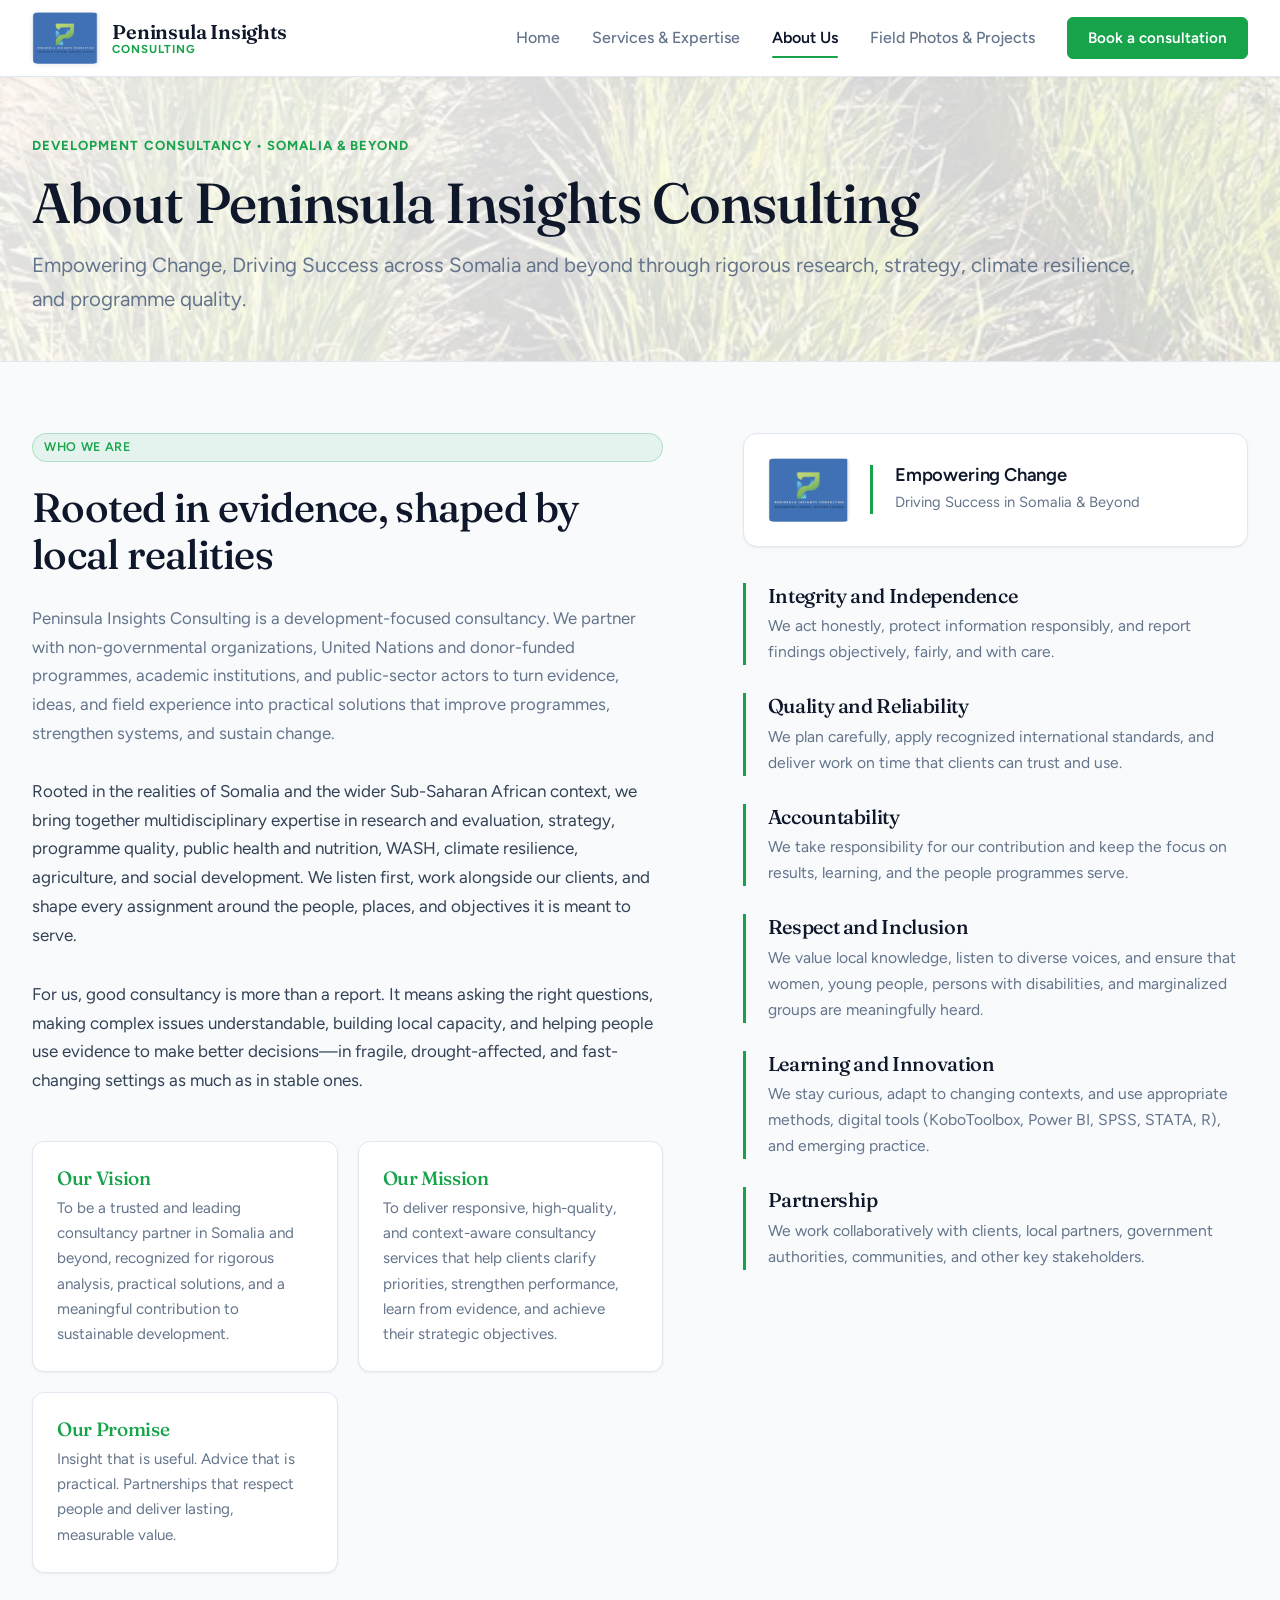
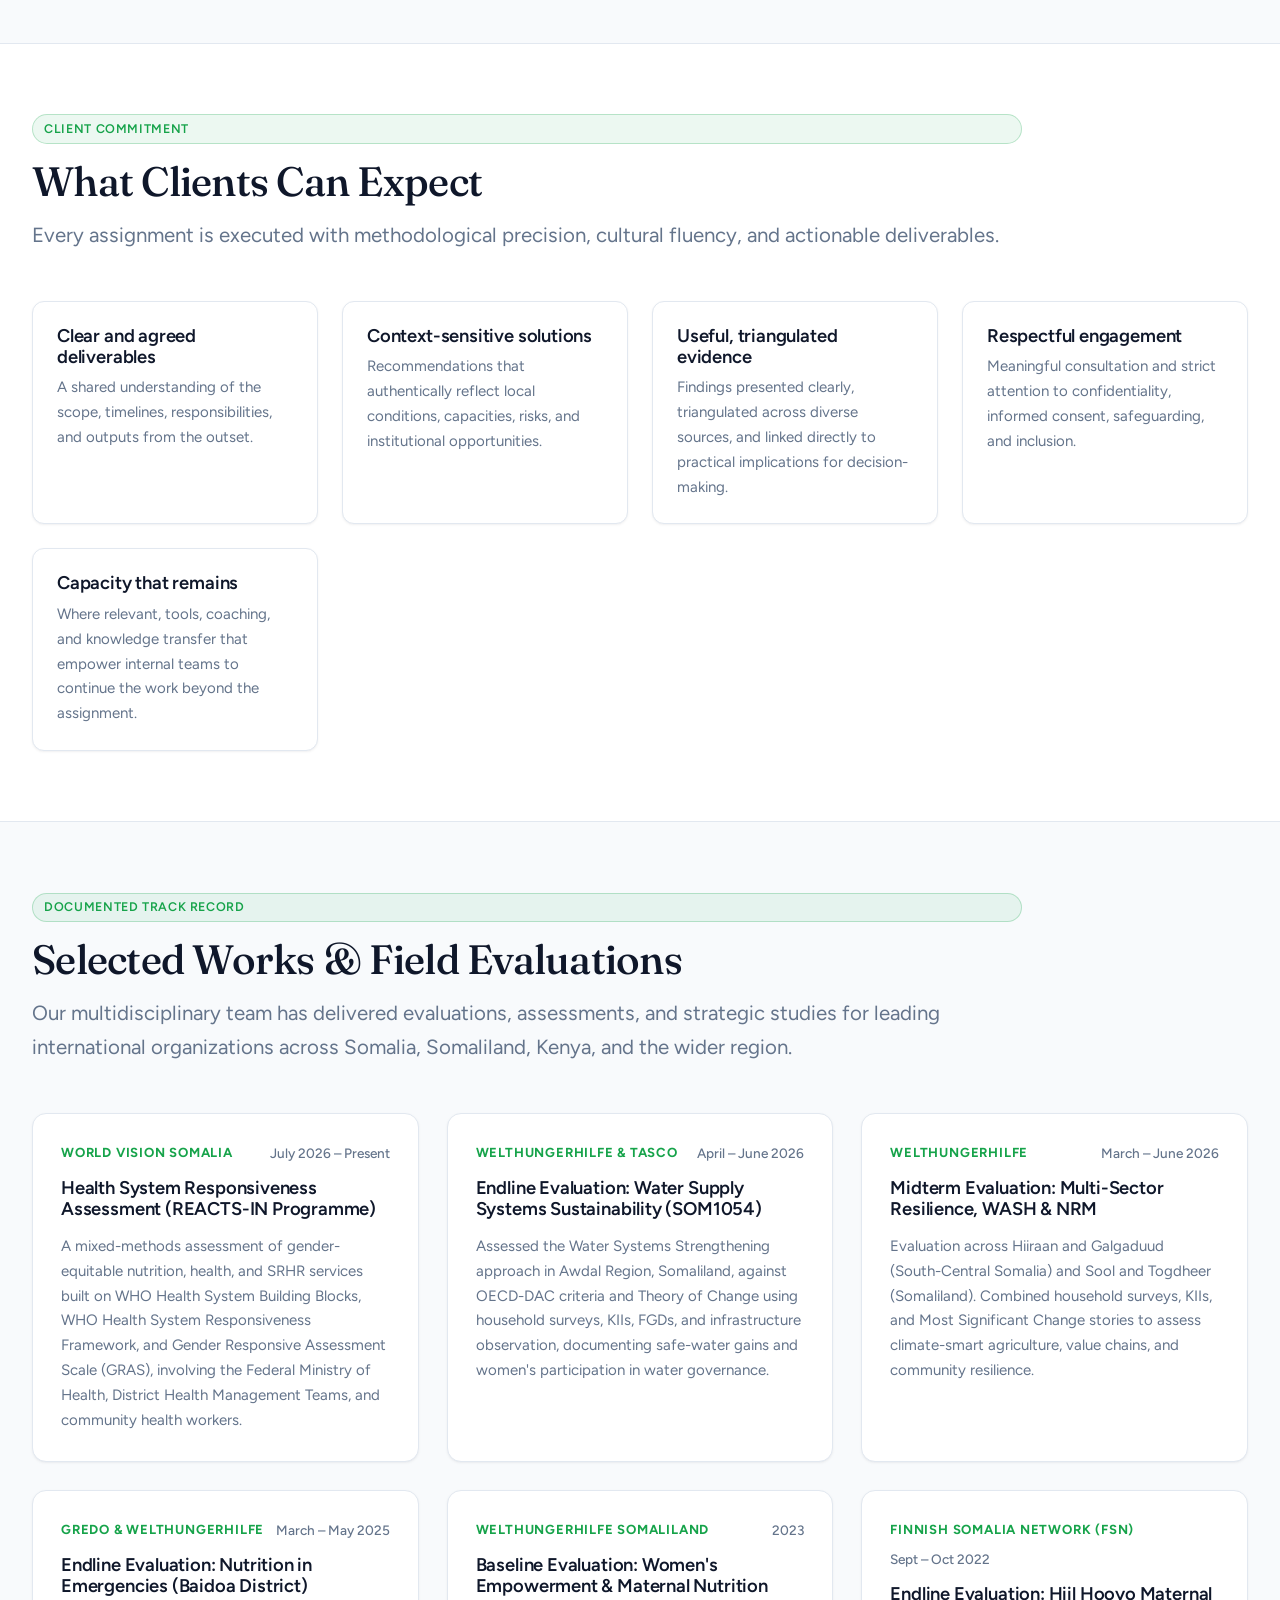
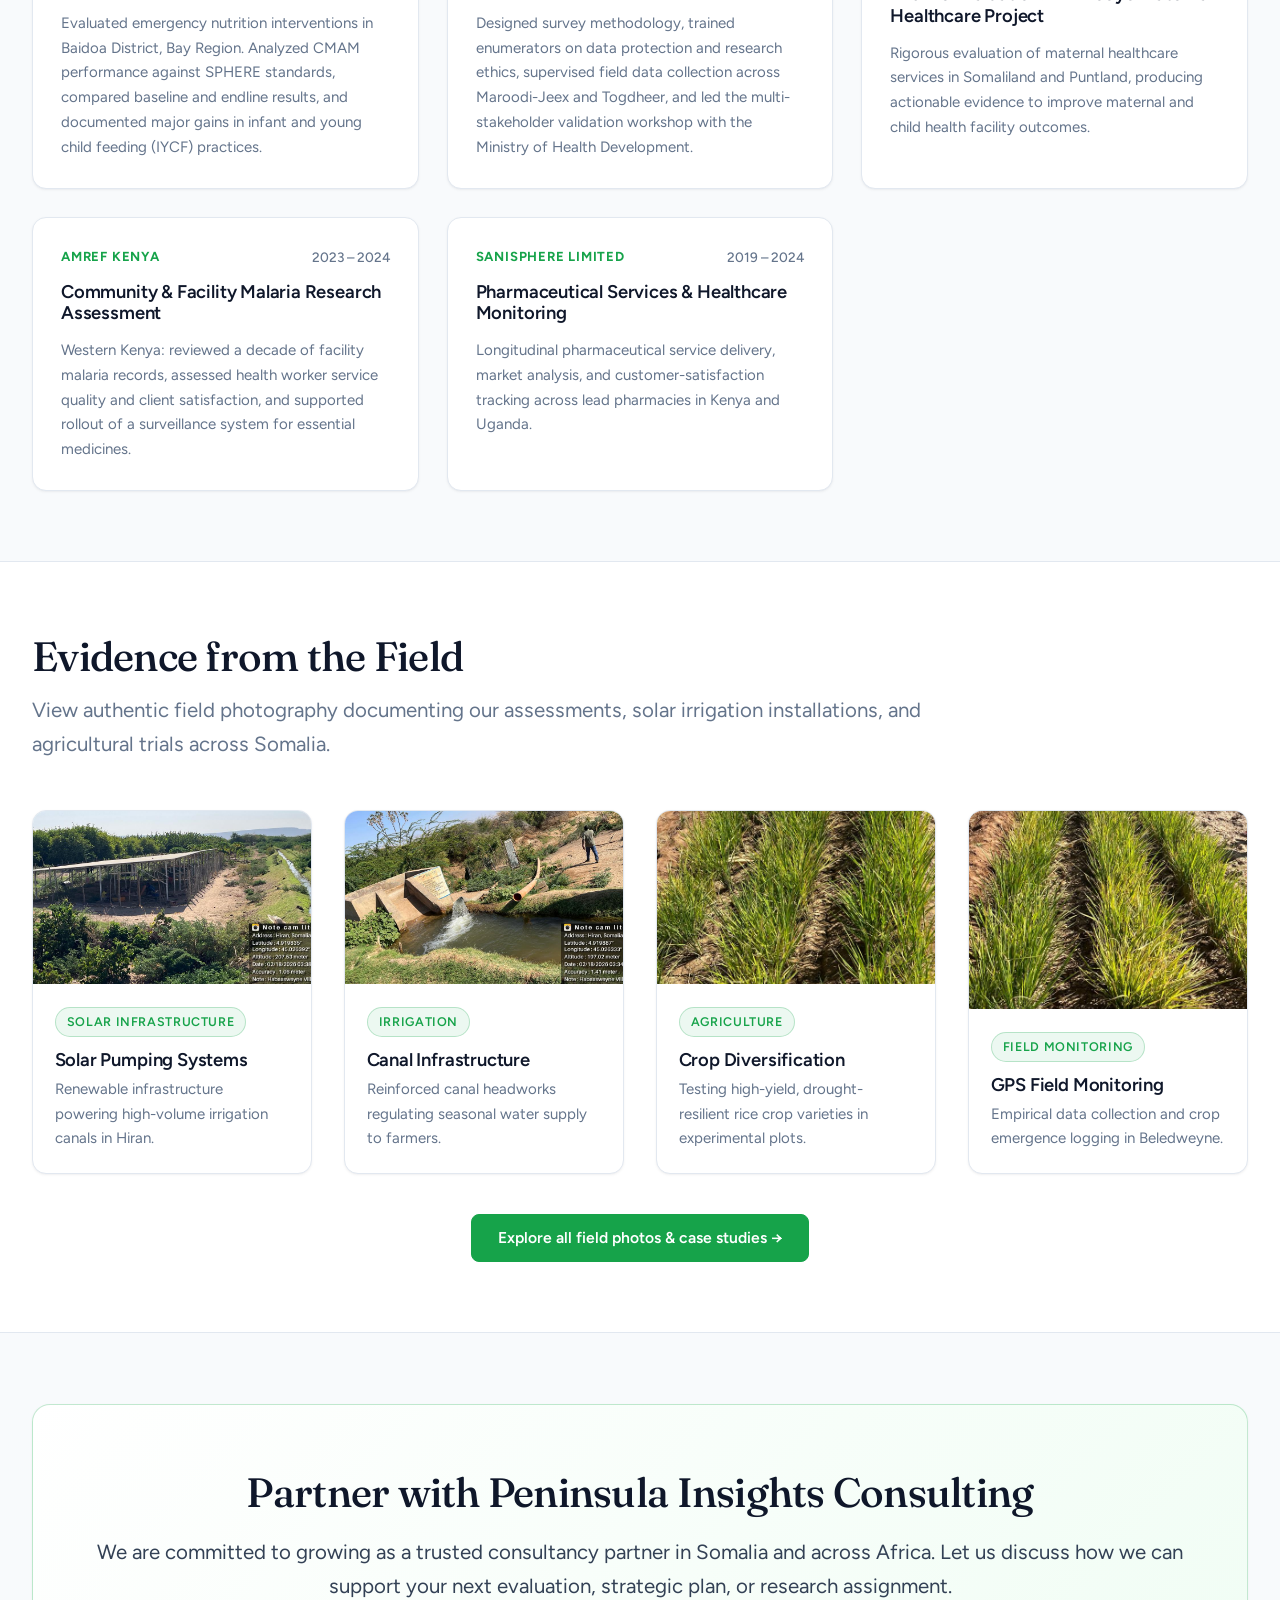
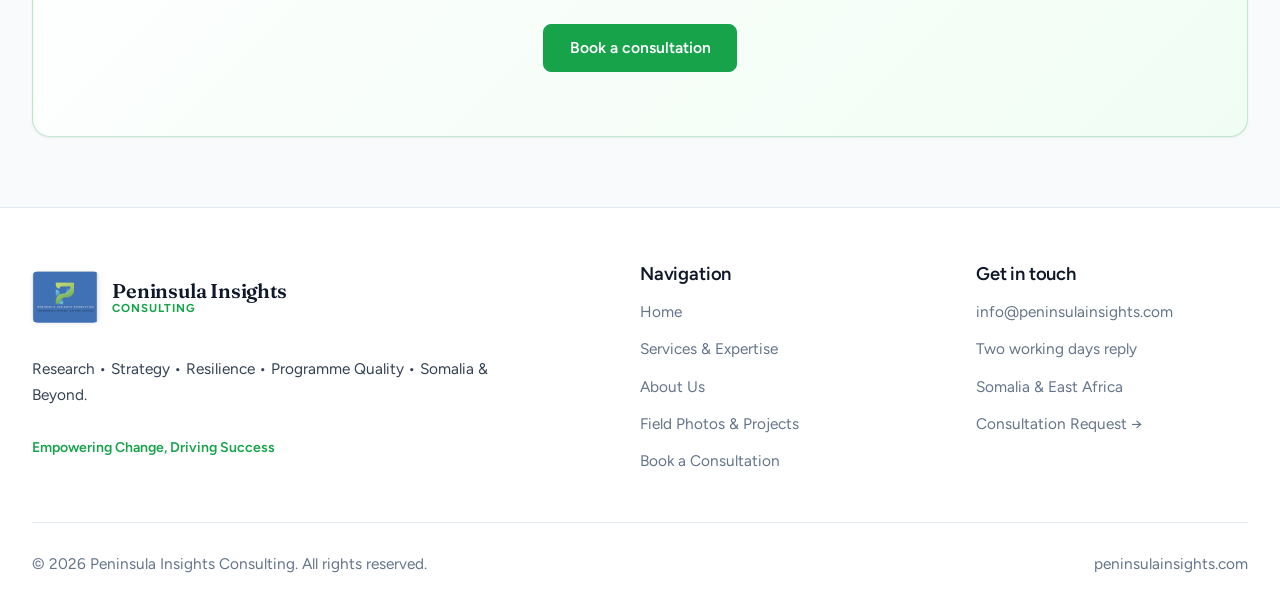
<file: about.html>
<!DOCTYPE html>
<html lang="en">
<head>
  <meta charset="utf-8">
  <meta name="viewport" content="width=device-width, initial-scale=1, viewport-fit=cover">
  <title>About Us | Peninsula Insights Consulting</title>
  <meta name="description" content="Company profile, vision, mission, and documented track record of Peninsula Insights Consulting across Somalia, Somaliland, Kenya, and Sub-Saharan Africa.">
  <!-- High-Priority Resource Preloads for Instant Page & Background Loading -->
  <link rel="preload" as="image" href="photos/crop-monitoring-field.jpeg" fetchpriority="high">
  <link rel="preload" as="image" href="photos/logo.png">
  <link rel="preconnect" href="https://fonts.googleapis.com">
  <link rel="preconnect" href="https://fonts.gstatic.com" crossorigin>
  <link rel="preload" as="style" href="https://fonts.googleapis.com/css2?family=Fraunces:opsz,wght@9..144,400;9..144,500;9..144,600&family=Figtree:wght@400;500;600&display=swap">
  <link rel="stylesheet" href="https://fonts.googleapis.com/css2?family=Fraunces:opsz,wght@9..144,400;9..144,500;9..144,600&family=Figtree:wght@400;500;600&display=swap" media="print" onload="this.media='all'">
  <noscript>
    <link rel="stylesheet" href="https://fonts.googleapis.com/css2?family=Fraunces:opsz,wght@9..144,400;9..144,500;9..144,600&family=Figtree:wght@400;500;600&display=swap">
  </noscript>
  <link rel="stylesheet" href="css/style.css">
</head>
<body>

<header>
  <div class="wrap bar">
    <a class="brand" href="index.html">
      <img src="photos/logo.png" alt="Peninsula Insights Consulting Logo" class="brand-logo" width="688" height="535" decoding="async">
      <div class="brand-text-wrap">
        <span class="brand-title">Peninsula Insights</span>
        <span class="brand-sub">Consulting</span>
      </div>
    </a>
    <button class="menu-btn" id="menuBtn" aria-expanded="false" aria-controls="nav">
      <svg width="20" height="20" viewBox="0 0 24 24" fill="none" stroke="currentColor" stroke-width="2.2"><line x1="3" y1="6" x2="21" y2="6"/><line x1="3" y1="12" x2="21" y2="12"/><line x1="3" y1="18" x2="21" y2="18"/></svg>
      <span>Menu</span>
    </button>
    <nav id="nav" aria-label="Main">
      <ul>
        <li><a href="index.html">Home</a></li>
        <li><a href="services.html">Services &amp; Expertise</a></li>
        <li><a class="active" href="about.html">About Us</a></li>
        <li><a href="gallery.html">Field Photos &amp; Projects</a></li>
        <li><a class="btn" href="contact.html">Book a consultation</a></li>
      </ul>
    </nav>
  </div>
</header>

<main>
  <!-- Page Header -->
  <section class="page-hero">
    <div class="wrap">
      <span class="page-tag">Development Consultancy &bull; Somalia &amp; Beyond</span>
      <h1>About Peninsula Insights Consulting</h1>
      <p class="lead">Empowering Change, Driving Success across Somalia and beyond through rigorous research, strategy, climate resilience, and programme quality.</p>
    </div>
  </section>

  <!-- Who We Are & Purpose Section -->
  <section>
    <div class="wrap about">
      <div class="head" style="margin: 0;">
        <span class="gallery-badge" style="margin-bottom: 0.5rem;">Who We Are</span>
        <h2>Rooted in evidence, shaped by local realities</h2>
        <p class="lead" style="font-size: 1.05rem; line-height: 1.7; margin-top: 0.75rem;">
          Peninsula Insights Consulting is a development-focused consultancy. We partner with non-governmental organizations, United Nations and donor-funded programmes, academic institutions, and public-sector actors to turn evidence, ideas, and field experience into practical solutions that improve programmes, strengthen systems, and sustain change.
        </p>
        <p style="color: var(--ink-secondary); margin-top: 1rem; line-height: 1.7;">
          Rooted in the realities of Somalia and the wider Sub-Saharan African context, we bring together multidisciplinary expertise in research and evaluation, strategy, programme quality, public health and nutrition, WASH, climate resilience, agriculture, and social development. We listen first, work alongside our clients, and shape every assignment around the people, places, and objectives it is meant to serve.
        </p>
        <p style="color: var(--ink-secondary); margin-top: 1rem; line-height: 1.7;">
          For us, good consultancy is more than a report. It means asking the right questions, making complex issues understandable, building local capacity, and helping people use evidence to make better decisions—in fragile, drought-affected, and fast-changing settings as much as in stable ones.
        </p>

        <!-- Vision / Mission / Promise Cards -->
        <div class="who" style="margin-top: 2rem;">
          <div>
            <h3 style="color: var(--accent);">Our Vision</h3>
            <p>To be a trusted and leading consultancy partner in Somalia and beyond, recognized for rigorous analysis, practical solutions, and a meaningful contribution to sustainable development.</p>
          </div>
          <div>
            <h3 style="color: var(--accent);">Our Mission</h3>
            <p>To deliver responsive, high-quality, and context-aware consultancy services that help clients clarify priorities, strengthen performance, learn from evidence, and achieve their strategic objectives.</p>
          </div>
          <div>
            <h3 style="color: var(--accent);">Our Promise</h3>
            <p>Insight that is useful. Advice that is practical. Partnerships that respect people and deliver lasting, measurable value.</p>
          </div>
        </div>
      </div>

      <!-- What Guides Our Work (Values) -->
      <div class="principles">
        <div style="background: var(--surface); border: 1px solid var(--line); border-radius: 14px; padding: 1.5rem; margin-bottom: 0.5rem; box-shadow: var(--card-shadow); display: flex; align-items: center; gap: 1.25rem;">
          <img src="photos/logo.png" alt="Peninsula Insights Consulting" style="height: 64px; width: auto; border-radius: 6px;">
          <div>
            <h4 style="margin: 0; color: var(--ink);">Empowering Change</h4>
            <p style="margin: 0.2rem 0 0; font-size: 0.92rem; color: var(--muted);">Driving Success in Somalia &amp; Beyond</p>
          </div>
        </div>
        <div>
          <h3>Integrity and Independence</h3>
          <p>We act honestly, protect information responsibly, and report findings objectively, fairly, and with care.</p>
        </div>
        <div>
          <h3>Quality and Reliability</h3>
          <p>We plan carefully, apply recognized international standards, and deliver work on time that clients can trust and use.</p>
        </div>
        <div>
          <h3>Accountability</h3>
          <p>We take responsibility for our contribution and keep the focus on results, learning, and the people programmes serve.</p>
        </div>
        <div>
          <h3>Respect and Inclusion</h3>
          <p>We value local knowledge, listen to diverse voices, and ensure that women, young people, persons with disabilities, and marginalized groups are meaningfully heard.</p>
        </div>
        <div>
          <h3>Learning and Innovation</h3>
          <p>We stay curious, adapt to changing contexts, and use appropriate methods, digital tools (KoboToolbox, Power BI, SPSS, STATA, R), and emerging practice.</p>
        </div>
        <div>
          <h3>Partnership</h3>
          <p>We work collaboratively with clients, local partners, government authorities, communities, and other key stakeholders.</p>
        </div>
      </div>
    </div>
  </section>

  <!-- What Clients Can Expect -->
  <section class="section-soft">
    <div class="wrap">
      <div class="head">
        <span class="gallery-badge">Client Commitment</span>
        <h2>What Clients Can Expect</h2>
        <p class="lead">Every assignment is executed with methodological precision, cultural fluency, and actionable deliverables.</p>
      </div>

      <div style="display: grid; grid-template-columns: repeat(auto-fit, minmax(min(100%, 280px), 1fr)); gap: 1.5rem;">
        <div style="background: var(--surface); border: 1px solid var(--line); border-radius: 12px; padding: 1.5rem; box-shadow: var(--card-shadow);">
          <h4 style="margin-bottom: 0.45rem; color: var(--ink);">Clear and agreed deliverables</h4>
          <p style="color: var(--muted); font-size: 0.94rem;">A shared understanding of the scope, timelines, responsibilities, and outputs from the outset.</p>
        </div>

        <div style="background: var(--surface); border: 1px solid var(--line); border-radius: 12px; padding: 1.5rem; box-shadow: var(--card-shadow);">
          <h4 style="margin-bottom: 0.45rem; color: var(--ink);">Context-sensitive solutions</h4>
          <p style="color: var(--muted); font-size: 0.94rem;">Recommendations that authentically reflect local conditions, capacities, risks, and institutional opportunities.</p>
        </div>

        <div style="background: var(--surface); border: 1px solid var(--line); border-radius: 12px; padding: 1.5rem; box-shadow: var(--card-shadow);">
          <h4 style="margin-bottom: 0.45rem; color: var(--ink);">Useful, triangulated evidence</h4>
          <p style="color: var(--muted); font-size: 0.94rem;">Findings presented clearly, triangulated across diverse sources, and linked directly to practical implications for decision-making.</p>
        </div>

        <div style="background: var(--surface); border: 1px solid var(--line); border-radius: 12px; padding: 1.5rem; box-shadow: var(--card-shadow);">
          <h4 style="margin-bottom: 0.45rem; color: var(--ink);">Respectful engagement</h4>
          <p style="color: var(--muted); font-size: 0.94rem;">Meaningful consultation and strict attention to confidentiality, informed consent, safeguarding, and inclusion.</p>
        </div>

        <div style="background: var(--surface); border: 1px solid var(--line); border-radius: 12px; padding: 1.5rem; box-shadow: var(--card-shadow);">
          <h4 style="margin-bottom: 0.45rem; color: var(--ink);">Capacity that remains</h4>
          <p style="color: var(--muted); font-size: 0.94rem;">Where relevant, tools, coaching, and knowledge transfer that empower internal teams to continue the work beyond the assignment.</p>
        </div>
      </div>
    </div>
  </section>

  <!-- Track Record & Selected Works Done (Wide 4-Column on Desktop) -->
  <section>
    <div class="wrap">
      <div class="head">
        <span class="gallery-badge">Documented Track Record</span>
        <h2>Selected Works &amp; Field Evaluations</h2>
        <p class="lead">Our multidisciplinary team has delivered evaluations, assessments, and strategic studies for leading international organizations across Somalia, Somaliland, Kenya, and the wider region.</p>
      </div>

      <div class="works-grid">

        <!-- Work 1 -->
        <article class="work-card">
          <div style="display: flex; justify-content: space-between; align-items: flex-start; gap: 0.5rem; flex-wrap: wrap;">
            <span class="work-client">World Vision Somalia</span>
            <span class="work-dates">July 2026 – Present</span>
          </div>
          <h4>Health System Responsiveness Assessment (REACTS-IN Programme)</h4>
          <p style="color: var(--muted); font-size: 0.94rem;">A mixed-methods assessment of gender-equitable nutrition, health, and SRHR services built on WHO Health System Building Blocks, WHO Health System Responsiveness Framework, and Gender Responsive Assessment Scale (GRAS), involving the Federal Ministry of Health, District Health Management Teams, and community health workers.</p>
        </article>

        <!-- Work 2 -->
        <article class="work-card">
          <div style="display: flex; justify-content: space-between; align-items: flex-start; gap: 0.5rem; flex-wrap: wrap;">
            <span class="work-client">Welthungerhilfe &amp; TASCO</span>
            <span class="work-dates">April – June 2026</span>
          </div>
          <h4>Endline Evaluation: Water Supply Systems Sustainability (SOM1054)</h4>
          <p style="color: var(--muted); font-size: 0.94rem;">Assessed the Water Systems Strengthening approach in Awdal Region, Somaliland, against OECD-DAC criteria and Theory of Change using household surveys, KIIs, FGDs, and infrastructure observation, documenting safe-water gains and women's participation in water governance.</p>
        </article>

        <!-- Work 3 -->
        <article class="work-card">
          <div style="display: flex; justify-content: space-between; align-items: flex-start; gap: 0.5rem; flex-wrap: wrap;">
            <span class="work-client">Welthungerhilfe</span>
            <span class="work-dates">March – June 2026</span>
          </div>
          <h4>Midterm Evaluation: Multi-Sector Resilience, WASH &amp; NRM</h4>
          <p style="color: var(--muted); font-size: 0.94rem;">Evaluation across Hiiraan and Galgaduud (South-Central Somalia) and Sool and Togdheer (Somaliland). Combined household surveys, KIIs, and Most Significant Change stories to assess climate-smart agriculture, value chains, and community resilience.</p>
        </article>

        <!-- Work 4 -->
        <article class="work-card">
          <div style="display: flex; justify-content: space-between; align-items: flex-start; gap: 0.5rem; flex-wrap: wrap;">
            <span class="work-client">GREDO &amp; Welthungerhilfe</span>
            <span class="work-dates">March – May 2025</span>
          </div>
          <h4>Endline Evaluation: Nutrition in Emergencies (Baidoa District)</h4>
          <p style="color: var(--muted); font-size: 0.94rem;">Evaluated emergency nutrition interventions in Baidoa District, Bay Region. Analyzed CMAM performance against SPHERE standards, compared baseline and endline results, and documented major gains in infant and young child feeding (IYCF) practices.</p>
        </article>

        <!-- Work 5 -->
        <article class="work-card">
          <div style="display: flex; justify-content: space-between; align-items: flex-start; gap: 0.5rem; flex-wrap: wrap;">
            <span class="work-client">Welthungerhilfe Somaliland</span>
            <span class="work-dates">2023</span>
          </div>
          <h4>Baseline Evaluation: Women's Empowerment &amp; Maternal Nutrition</h4>
          <p style="color: var(--muted); font-size: 0.94rem;">Designed survey methodology, trained enumerators on data protection and research ethics, supervised field data collection across Maroodi-Jeex and Togdheer, and led the multi-stakeholder validation workshop with the Ministry of Health Development.</p>
        </article>

        <!-- Work 6 -->
        <article class="work-card">
          <div style="display: flex; justify-content: space-between; align-items: flex-start; gap: 0.5rem; flex-wrap: wrap;">
            <span class="work-client">Finnish Somalia Network (FSN)</span>
            <span class="work-dates">Sept – Oct 2022</span>
          </div>
          <h4>Endline Evaluation: Hiil Hooyo Maternal Healthcare Project</h4>
          <p style="color: var(--muted); font-size: 0.94rem;">Rigorous evaluation of maternal healthcare services in Somaliland and Puntland, producing actionable evidence to improve maternal and child health facility outcomes.</p>
        </article>

        <!-- Work 7 -->
        <article class="work-card">
          <div style="display: flex; justify-content: space-between; align-items: flex-start; gap: 0.5rem; flex-wrap: wrap;">
            <span class="work-client">AMREF Kenya</span>
            <span class="work-dates">2023 – 2024</span>
          </div>
          <h4>Community &amp; Facility Malaria Research Assessment</h4>
          <p style="color: var(--muted); font-size: 0.94rem;">Western Kenya: reviewed a decade of facility malaria records, assessed health worker service quality and client satisfaction, and supported rollout of a surveillance system for essential medicines.</p>
        </article>

        <!-- Work 8 -->
        <article class="work-card">
          <div style="display: flex; justify-content: space-between; align-items: flex-start; gap: 0.5rem; flex-wrap: wrap;">
            <span class="work-client">Sanisphere Limited</span>
            <span class="work-dates">2019 – 2024</span>
          </div>
          <h4>Pharmaceutical Services &amp; Healthcare Monitoring</h4>
          <p style="color: var(--muted); font-size: 0.94rem;">Longitudinal pharmaceutical service delivery, market analysis, and customer-satisfaction tracking across lead pharmacies in Kenya and Uganda.</p>
        </article>

      </div>
    </div>
  </section>

  <!-- Visual Field Archive Teaser (Featuring the 4 active photos) -->
  <section class="section-soft">
    <div class="wrap">
      <div class="head">
        <h2>Evidence from the Field</h2>
        <p class="lead">View authentic field photography documenting our assessments, solar irrigation installations, and agricultural trials across Somalia.</p>
      </div>
      <div class="gallery-grid grid-4">
        
        <div class="gallery-card">
          <img class="gallery-img" src="photos/solar-irrigation-system.jpeg" alt="Solar irrigation installation in Habaasweyne" style="width: 100%; aspect-ratio: 16/10; object-fit: cover;">
          <div style="padding: 1.35rem;">
            <span class="gallery-badge" style="margin-bottom: 0.4rem;">Solar Infrastructure</span>
            <h4 style="margin-bottom: 0.35rem; margin-top: 0.4rem;">Solar Pumping Systems</h4>
            <p style="font-size: 0.94rem; color: var(--muted);">Renewable infrastructure powering high-volume irrigation canals in Hiran.</p>
          </div>
        </div>

        <div class="gallery-card">
          <img class="gallery-img" src="photos/water-canal-headworks.jpeg" alt="Irrigation canal headworks" style="width: 100%; aspect-ratio: 16/10; object-fit: cover;">
          <div style="padding: 1.35rem;">
            <span class="gallery-badge" style="margin-bottom: 0.4rem;">Irrigation</span>
            <h4 style="margin-bottom: 0.35rem; margin-top: 0.4rem;">Canal Infrastructure</h4>
            <p style="font-size: 0.94rem; color: var(--muted);">Reinforced canal headworks regulating seasonal water supply to farmers.</p>
          </div>
        </div>

        <div class="gallery-card">
          <img class="gallery-img" src="photos/rice-cultivation-trials.jpeg" alt="Rice cultivation trials" style="width: 100%; aspect-ratio: 16/10; object-fit: cover;">
          <div style="padding: 1.35rem;">
            <span class="gallery-badge" style="margin-bottom: 0.4rem;">Agriculture</span>
            <h4 style="margin-bottom: 0.35rem; margin-top: 0.4rem;">Crop Diversification</h4>
            <p style="font-size: 0.94rem; color: var(--muted);">Testing high-yield, drought-resilient rice crop varieties in experimental plots.</p>
          </div>
        </div>

        <div class="gallery-card">
          <img class="gallery-img" src="photos/crop-monitoring-field.jpeg" alt="Agronomic field monitoring" style="width: 100%; aspect-ratio: 16/10; object-fit: cover;">
          <div style="padding: 1.35rem;">
            <span class="gallery-badge" style="margin-bottom: 0.4rem;">Field Monitoring</span>
            <h4 style="margin-bottom: 0.35rem; margin-top: 0.4rem;">GPS Field Monitoring</h4>
            <p style="font-size: 0.94rem; color: var(--muted);">Empirical data collection and crop emergence logging in Beledweyne.</p>
          </div>
        </div>

      </div>

      <div style="margin-top: 2.5rem; text-align: center;">
        <a href="gallery.html" class="btn">Explore all field photos &amp; case studies &rarr;</a>
      </div>
    </div>
  </section>

  <!-- CTA -->
  <section>
    <div class="wrap">
      <div class="cta-banner">
        <h2>Partner with Peninsula Insights Consulting</h2>
        <p class="lead">We are committed to growing as a trusted consultancy partner in Somalia and across Africa. Let us discuss how we can support your next evaluation, strategic plan, or research assignment.</p>
        <a class="btn" href="contact.html">Book a consultation</a>
      </div>
    </div>
  </section>
</main>

<footer>
  <div class="wrap">
    <div class="footer-grid">
      <div class="footer-brand">
        <a class="brand" href="index.html">
          <img src="photos/logo.png" alt="Peninsula Insights Consulting" class="brand-logo">
          <div class="brand-text-wrap">
            <span class="brand-title">Peninsula Insights</span>
            <span class="brand-sub">Consulting</span>
          </div>
        </a>
        <p style="margin-top: 0.75rem;">Research &bull; Strategy &bull; Resilience &bull; Programme Quality &bull; Somalia &amp; Beyond.</p>
        <p style="font-size: 0.88rem; color: var(--accent); font-weight: 600;">Empowering Change, Driving Success</p>
      </div>
      <div>
        <h4 style="margin-bottom: 0.85rem;">Navigation</h4>
        <ul class="footer-links">
          <li><a href="index.html">Home</a></li>
          <li><a href="services.html">Services &amp; Expertise</a></li>
          <li><a class="active" href="about.html">About Us</a></li>
          <li><a href="gallery.html">Field Photos &amp; Projects</a></li>
          <li><a href="contact.html">Book a Consultation</a></li>
        </ul>
      </div>
      <div>
        <h4 style="margin-bottom: 0.85rem;">Get in touch</h4>
        <ul class="footer-links">
          <li><a href="mailto:info@peninsulainsights.com">info@peninsulainsights.com</a></li>
          <li><span>Two working days reply</span></li>
          <li><span>Somalia &amp; East Africa</span></li>
          <li><a href="contact.html">Consultation Request &rarr;</a></li>
        </ul>
      </div>
    </div>
    <div class="footer-bottom">
      <span>&copy; <span class="dynamic-yr">2026</span> Peninsula Insights Consulting. All rights reserved.</span>
      <span>peninsulainsights.com</span>
    </div>
  </div>
</footer>

<script src="js/main.js"></script>
</body>
</html>
</file>
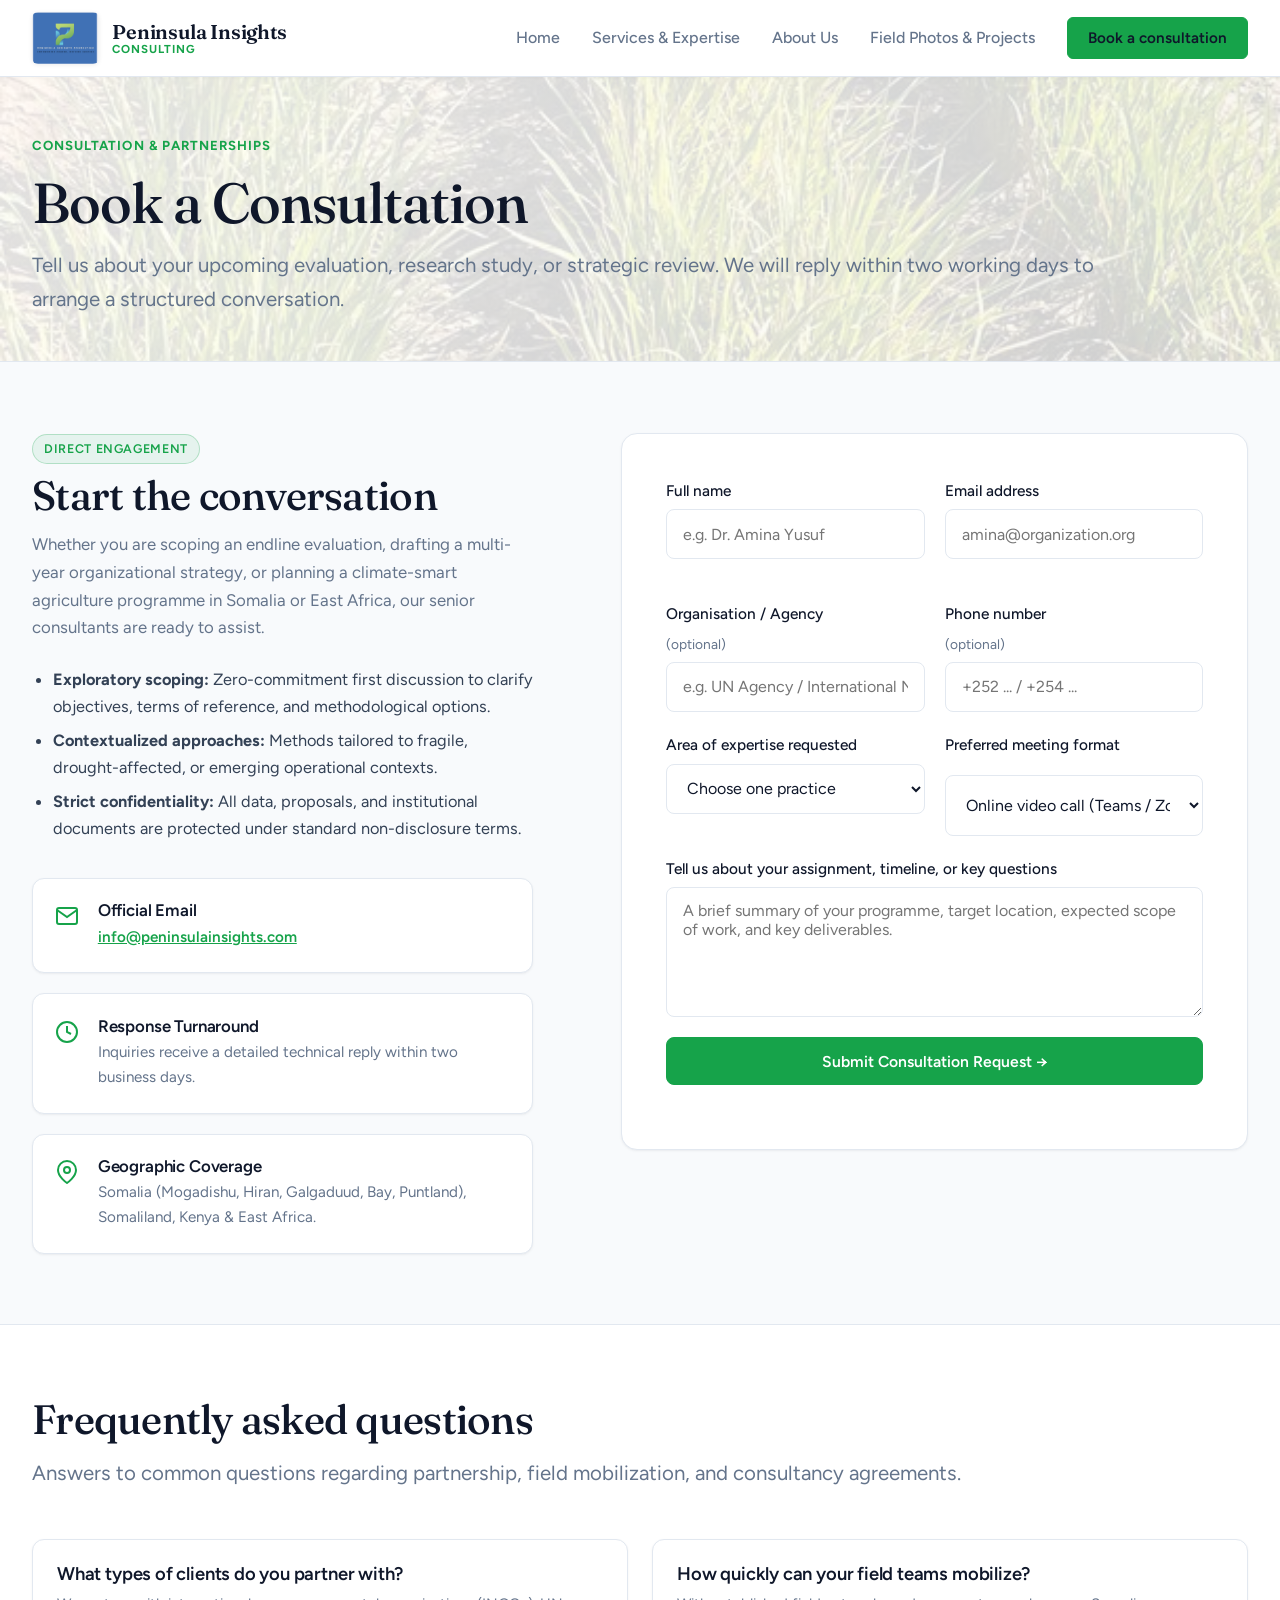
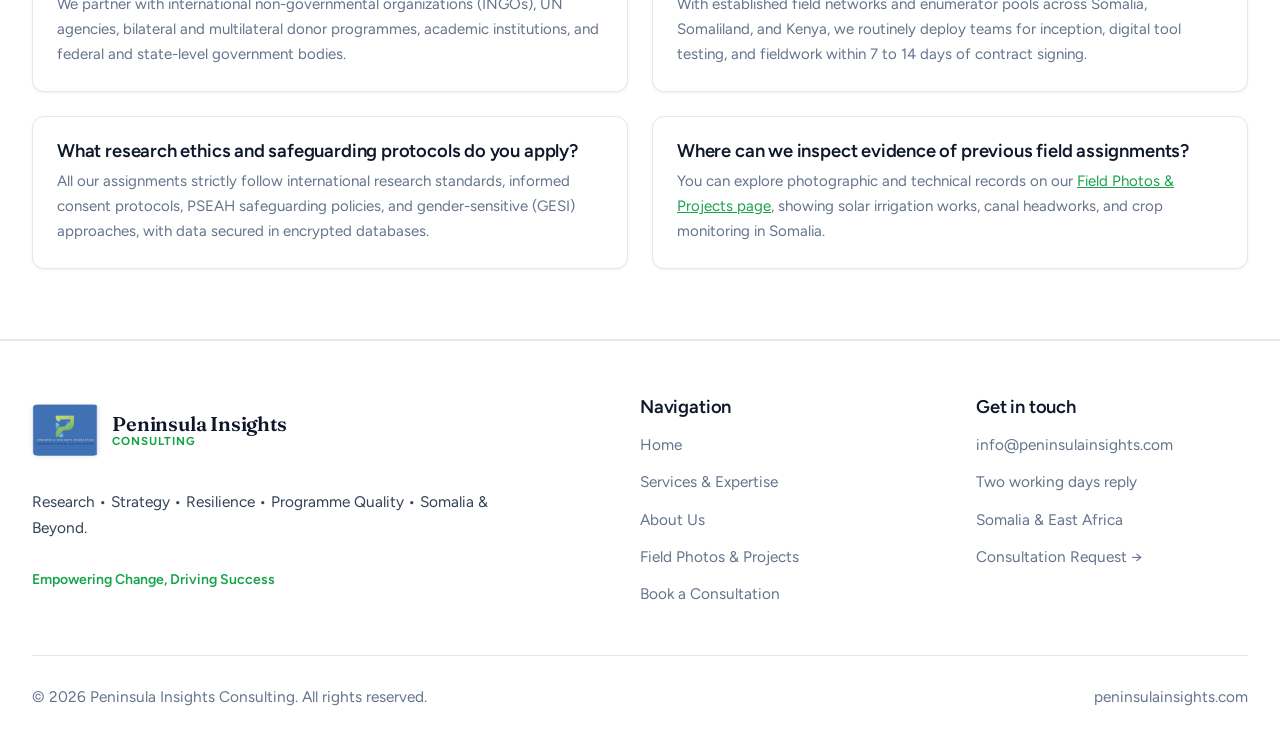
<file: contact.html>
<!DOCTYPE html>
<html lang="en">
<head>
  <meta charset="utf-8">
  <meta name="viewport" content="width=device-width, initial-scale=1, viewport-fit=cover">
  <title>Contact &amp; Book a Consultation | Peninsula Insights Consulting</title>
  <meta name="description" content="Contact Peninsula Insights Consulting. Discuss evaluations, strategic planning, climate resilience, and programme quality across Somalia and beyond.">
  <!-- High-Priority Resource Preloads for Instant Page & Background Loading -->
  <link rel="preload" as="image" href="photos/crop-monitoring-field.jpeg" fetchpriority="high">
  <link rel="preload" as="image" href="photos/logo.png">
  <link rel="preconnect" href="https://fonts.googleapis.com">
  <link rel="preconnect" href="https://fonts.gstatic.com" crossorigin>
  <link rel="preload" as="style" href="https://fonts.googleapis.com/css2?family=Fraunces:opsz,wght@9..144,400;9..144,500;9..144,600&family=Figtree:wght@400;500;600&display=swap">
  <link rel="stylesheet" href="https://fonts.googleapis.com/css2?family=Fraunces:opsz,wght@9..144,400;9..144,500;9..144,600&family=Figtree:wght@400;500;600&display=swap" media="print" onload="this.media='all'">
  <noscript>
    <link rel="stylesheet" href="https://fonts.googleapis.com/css2?family=Fraunces:opsz,wght@9..144,400;9..144,500;9..144,600&family=Figtree:wght@400;500;600&display=swap">
  </noscript>
  <link rel="stylesheet" href="css/style.css">
</head>
<body>

<header>
  <div class="wrap bar">
    <a class="brand" href="index.html">
      <img src="photos/logo.png" alt="Peninsula Insights Consulting Logo" class="brand-logo" width="688" height="535" decoding="async">
      <div class="brand-text-wrap">
        <span class="brand-title">Peninsula Insights</span>
        <span class="brand-sub">Consulting</span>
      </div>
    </a>
    <button class="menu-btn" id="menuBtn" aria-expanded="false" aria-controls="nav">
      <svg width="20" height="20" viewBox="0 0 24 24" fill="none" stroke="currentColor" stroke-width="2.2"><line x1="3" y1="6" x2="21" y2="6"/><line x1="3" y1="12" x2="21" y2="12"/><line x1="3" y1="18" x2="21" y2="18"/></svg>
      <span>Menu</span>
    </button>
    <nav id="nav" aria-label="Main">
      <ul>
        <li><a href="index.html">Home</a></li>
        <li><a href="services.html">Services &amp; Expertise</a></li>
        <li><a href="about.html">About Us</a></li>
        <li><a href="gallery.html">Field Photos &amp; Projects</a></li>
        <li><a class="btn active" href="contact.html">Book a consultation</a></li>
      </ul>
    </nav>
  </div>
</header>

<main>
  <!-- Page Header -->
  <section class="page-hero">
    <div class="wrap">
      <span class="page-tag">Consultation &amp; Partnerships</span>
      <h1>Book a Consultation</h1>
      <p class="lead">Tell us about your upcoming evaluation, research study, or strategic review. We will reply within two working days to arrange a structured conversation.</p>
    </div>
  </section>

  <!-- Consultation Form & Contact Details -->
  <section>
    <div class="wrap book">
      <div>
        <span class="gallery-badge" style="margin-bottom: 0.5rem;">Direct Engagement</span>
        <h2>Start the conversation</h2>
        <p class="lead" style="margin-top: 0.75rem; font-size: 1.05rem;">
          Whether you are scoping an endline evaluation, drafting a multi-year organizational strategy, or planning a climate-smart agriculture programme in Somalia or East Africa, our senior consultants are ready to assist.
        </p>

        <ul style="margin-top: 1.5rem;">
          <li><strong>Exploratory scoping:</strong> Zero-commitment first discussion to clarify objectives, terms of reference, and methodological options.</li>
          <li><strong>Contextualized approaches:</strong> Methods tailored to fragile, drought-affected, or emerging operational contexts.</li>
          <li><strong>Strict confidentiality:</strong> All data, proposals, and institutional documents are protected under standard non-disclosure terms.</li>
        </ul>

        <!-- Contact cards -->
        <div class="contact-cards">
          <div class="contact-card">
            <svg width="24" height="24" viewBox="0 0 24 24" fill="none" stroke="currentColor" stroke-width="2"><path d="M4 4h16c1.1 0 2 .9 2 2v12c0 1.1-.9 2-2 2H4c-1.1 0-2-.9-2-2V6c0-1.1.9-2 2-2z"/><polyline points="22,6 12,13 2,6"/></svg>
            <div>
              <h4>Official Email</h4>
              <p><a href="mailto:info@peninsulainsights.com" style="color: var(--accent); font-weight: 600;">info@peninsulainsights.com</a></p>
            </div>
          </div>

          <div class="contact-card">
            <svg width="24" height="24" viewBox="0 0 24 24" fill="none" stroke="currentColor" stroke-width="2"><circle cx="12" cy="12" r="10"/><polyline points="12 6 12 12 16 14"/></svg>
            <div>
              <h4>Response Turnaround</h4>
              <p>Inquiries receive a detailed technical reply within two business days.</p>
            </div>
          </div>

          <div class="contact-card">
            <svg width="24" height="24" viewBox="0 0 24 24" fill="none" stroke="currentColor" stroke-width="2"><path d="M21 10c0 7-9 13-9 13s-9-6-9-13a9 9 0 0 1 18 0z"/><circle cx="12" cy="10" r="3"/></svg>
            <div>
              <h4>Geographic Coverage</h4>
              <p>Somalia (Mogadishu, Hiran, Galgaduud, Bay, Puntland), Somaliland, Kenya &amp; East Africa.</p>
            </div>
          </div>
        </div>
      </div>

      <!-- Booking Form -->
      <form id="form" novalidate>
        <div class="row">
          <label>Full name
            <input name="name" autocomplete="name" required placeholder="e.g. Dr. Amina Yusuf">
            <span class="err" data-for="name"></span>
          </label>
          <label>Email address
            <input name="email" type="email" autocomplete="email" required placeholder="amina@organization.org">
            <span class="err" data-for="email"></span>
          </label>
        </div>

        <div class="row">
          <label>Organisation / Agency <span class="hint">(optional)</span>
            <input name="org" autocomplete="organization" placeholder="e.g. UN Agency / International NGO / Ministry">
          </label>
          <label>Phone number <span class="hint">(optional)</span>
            <input name="phone" type="tel" autocomplete="tel" placeholder="+252 ... / +254 ...">
          </label>
        </div>

        <div class="row">
          <label>Area of expertise requested
            <select name="topic" required>
              <option value="">Choose one practice</option>
              <option>Research, Assessments &amp; MEAL</option>
              <option>Strategic Planning &amp; Org Development</option>
              <option>Climate Change &amp; Climate-Smart Agriculture</option>
              <option>Agriculture, Livelihoods &amp; Value Chains</option>
              <option>Gender Equality &amp; SGBV Mainstreaming</option>
              <option>Thematic Support (WASH, Health, Nutrition, Education)</option>
              <option>Training &amp; Capacity Strengthening</option>
              <option>Knowledge Products &amp; Publications</option>
              <option>Operations, Systems &amp; Risk Management</option>
              <option>Multiple / Not sure yet</option>
            </select>
            <span class="err" data-for="topic"></span>
          </label>
          <label>Preferred meeting format
            <select name="format">
              <option>Online video call (Teams / Zoom)</option>
              <option>In person</option>
              <option>Either is fine</option>
            </select>
          </label>
        </div>

        <label>Tell us about your assignment, timeline, or key questions
          <textarea name="message" placeholder="A brief summary of your programme, target location, expected scope of work, and key deliverables."></textarea>
        </label>

        <button class="btn" type="submit">Submit Consultation Request &rarr;</button>
        <p id="status" role="status" aria-live="polite"></p>
      </form>
    </div>
  </section>

  <!-- FAQ Section -->
  <section class="section-soft">
    <div class="wrap">
      <div class="head">
        <h2>Frequently asked questions</h2>
        <p class="lead">Answers to common questions regarding partnership, field mobilization, and consultancy agreements.</p>
      </div>

      <div style="display: grid; grid-template-columns: repeat(auto-fit, minmax(min(100%, 480px), 1fr)); gap: 1.5rem;">
        <div style="background: var(--surface); padding: 1.5rem; border-radius: 12px; border: 1px solid var(--line); box-shadow: var(--card-shadow);">
          <h4 style="margin-bottom: 0.45rem;">What types of clients do you partner with?</h4>
          <p style="color: var(--muted); font-size: 0.94rem;">We partner with international non-governmental organizations (INGOs), UN agencies, bilateral and multilateral donor programmes, academic institutions, and federal and state-level government bodies.</p>
        </div>

        <div style="background: var(--surface); padding: 1.5rem; border-radius: 12px; border: 1px solid var(--line); box-shadow: var(--card-shadow);">
          <h4 style="margin-bottom: 0.45rem;">How quickly can your field teams mobilize?</h4>
          <p style="color: var(--muted); font-size: 0.94rem;">With established field networks and enumerator pools across Somalia, Somaliland, and Kenya, we routinely deploy teams for inception, digital tool testing, and fieldwork within 7 to 14 days of contract signing.</p>
        </div>

        <div style="background: var(--surface); padding: 1.5rem; border-radius: 12px; border: 1px solid var(--line); box-shadow: var(--card-shadow);">
          <h4 style="margin-bottom: 0.45rem;">What research ethics and safeguarding protocols do you apply?</h4>
          <p style="color: var(--muted); font-size: 0.94rem;">All our assignments strictly follow international research standards, informed consent protocols, PSEAH safeguarding policies, and gender-sensitive (GESI) approaches, with data secured in encrypted databases.</p>
        </div>

        <div style="background: var(--surface); padding: 1.5rem; border-radius: 12px; border: 1px solid var(--line); box-shadow: var(--card-shadow);">
          <h4 style="margin-bottom: 0.45rem;">Where can we inspect evidence of previous field assignments?</h4>
          <p style="color: var(--muted); font-size: 0.94rem;">You can explore photographic and technical records on our <a href="gallery.html" style="color: var(--accent); text-decoration: underline;">Field Photos &amp; Projects page</a>, showing solar irrigation works, canal headworks, and crop monitoring in Somalia.</p>
        </div>
      </div>
    </div>
  </section>
</main>

<footer>
  <div class="wrap">
    <div class="footer-grid">
      <div class="footer-brand">
        <a class="brand" href="index.html">
          <img src="photos/logo.png" alt="Peninsula Insights Consulting" class="brand-logo">
          <div class="brand-text-wrap">
            <span class="brand-title">Peninsula Insights</span>
            <span class="brand-sub">Consulting</span>
          </div>
        </a>
        <p style="margin-top: 0.75rem;">Research &bull; Strategy &bull; Resilience &bull; Programme Quality &bull; Somalia &amp; Beyond.</p>
        <p style="font-size: 0.88rem; color: var(--accent); font-weight: 600;">Empowering Change, Driving Success</p>
      </div>
      <div>
        <h4 style="margin-bottom: 0.85rem;">Navigation</h4>
        <ul class="footer-links">
          <li><a href="index.html">Home</a></li>
          <li><a href="services.html">Services &amp; Expertise</a></li>
          <li><a href="about.html">About Us</a></li>
          <li><a href="gallery.html">Field Photos &amp; Projects</a></li>
          <li><a class="active" href="contact.html">Book a Consultation</a></li>
        </ul>
      </div>
      <div>
        <h4 style="margin-bottom: 0.85rem;">Get in touch</h4>
        <ul class="footer-links">
          <li><a href="mailto:info@peninsulainsights.com">info@peninsulainsights.com</a></li>
          <li><span>Two working days reply</span></li>
          <li><span>Somalia &amp; East Africa</span></li>
          <li><a href="contact.html">Consultation Request &rarr;</a></li>
        </ul>
      </div>
    </div>
    <div class="footer-bottom">
      <span>&copy; <span class="dynamic-yr">2026</span> Peninsula Insights Consulting. All rights reserved.</span>
      <span>peninsulainsights.com</span>
    </div>
  </div>
</footer>

<script src="js/main.js"></script>
</body>
</html>
</file>
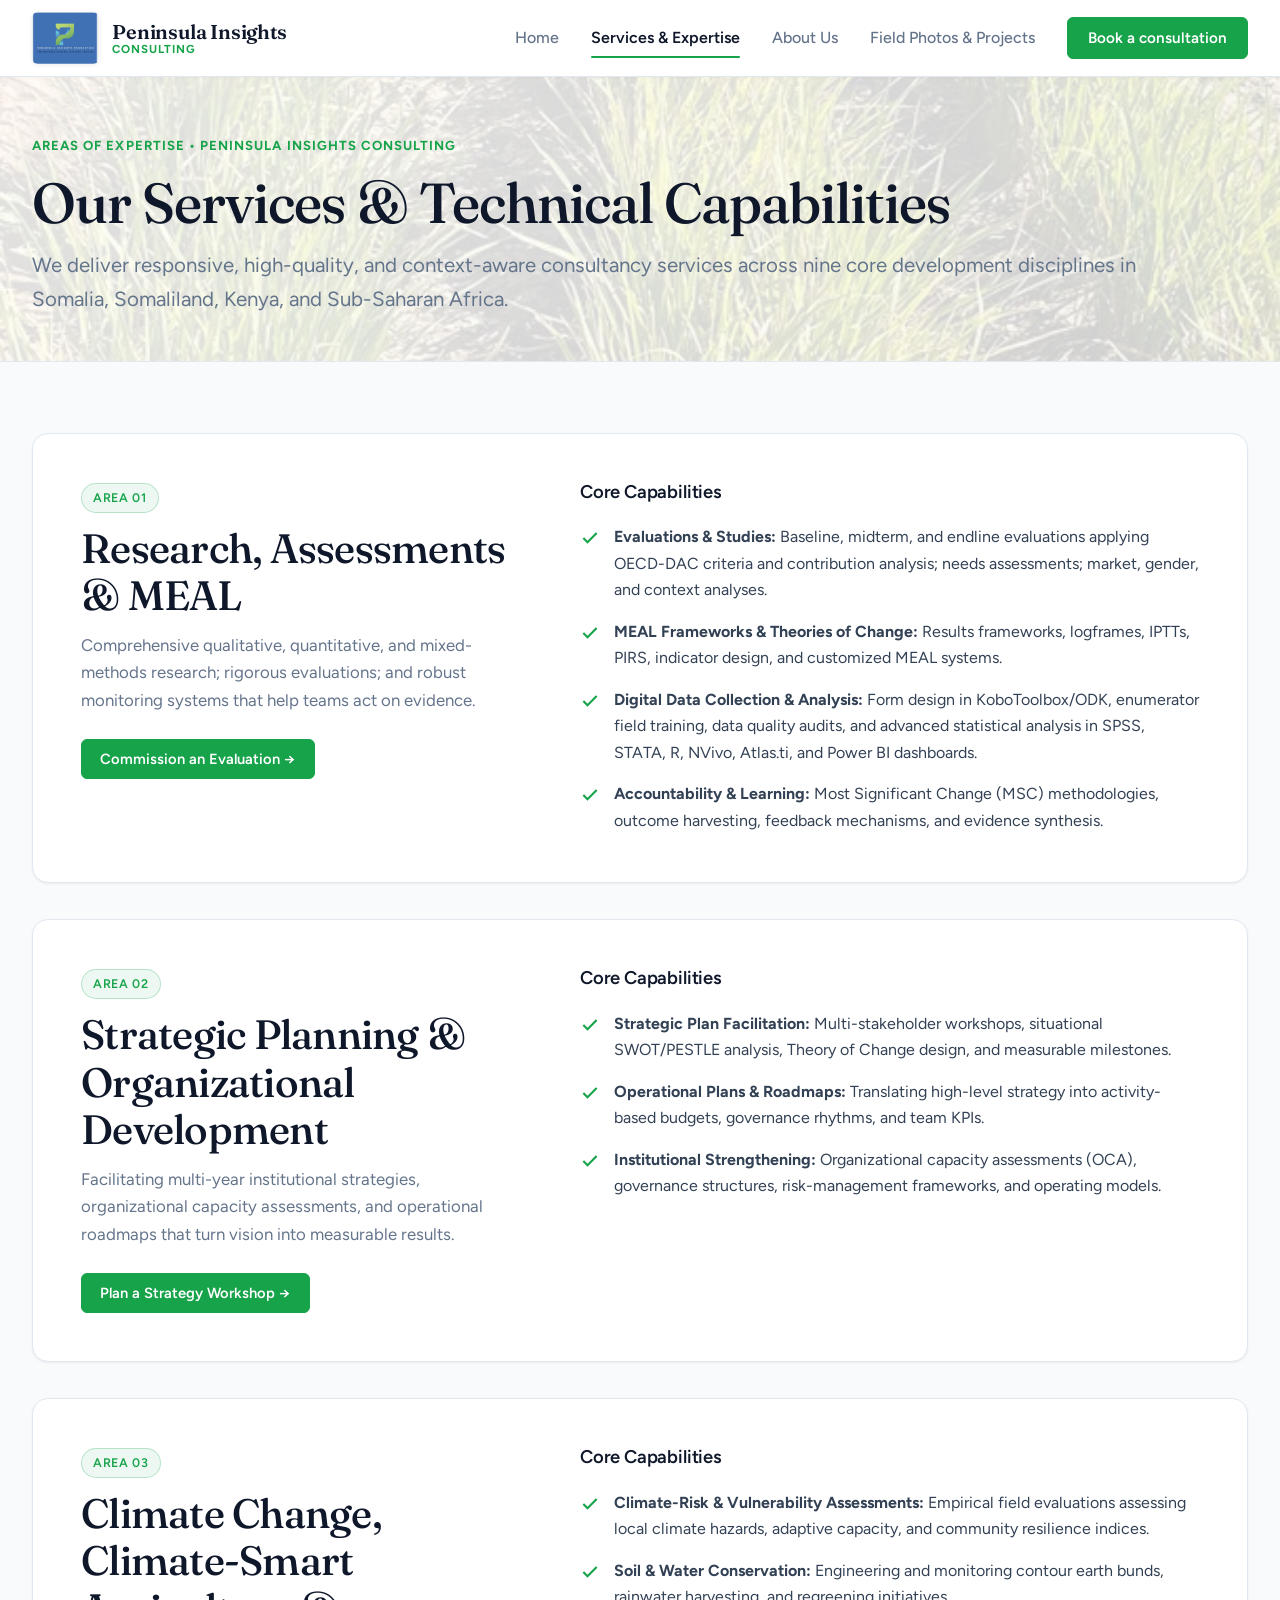
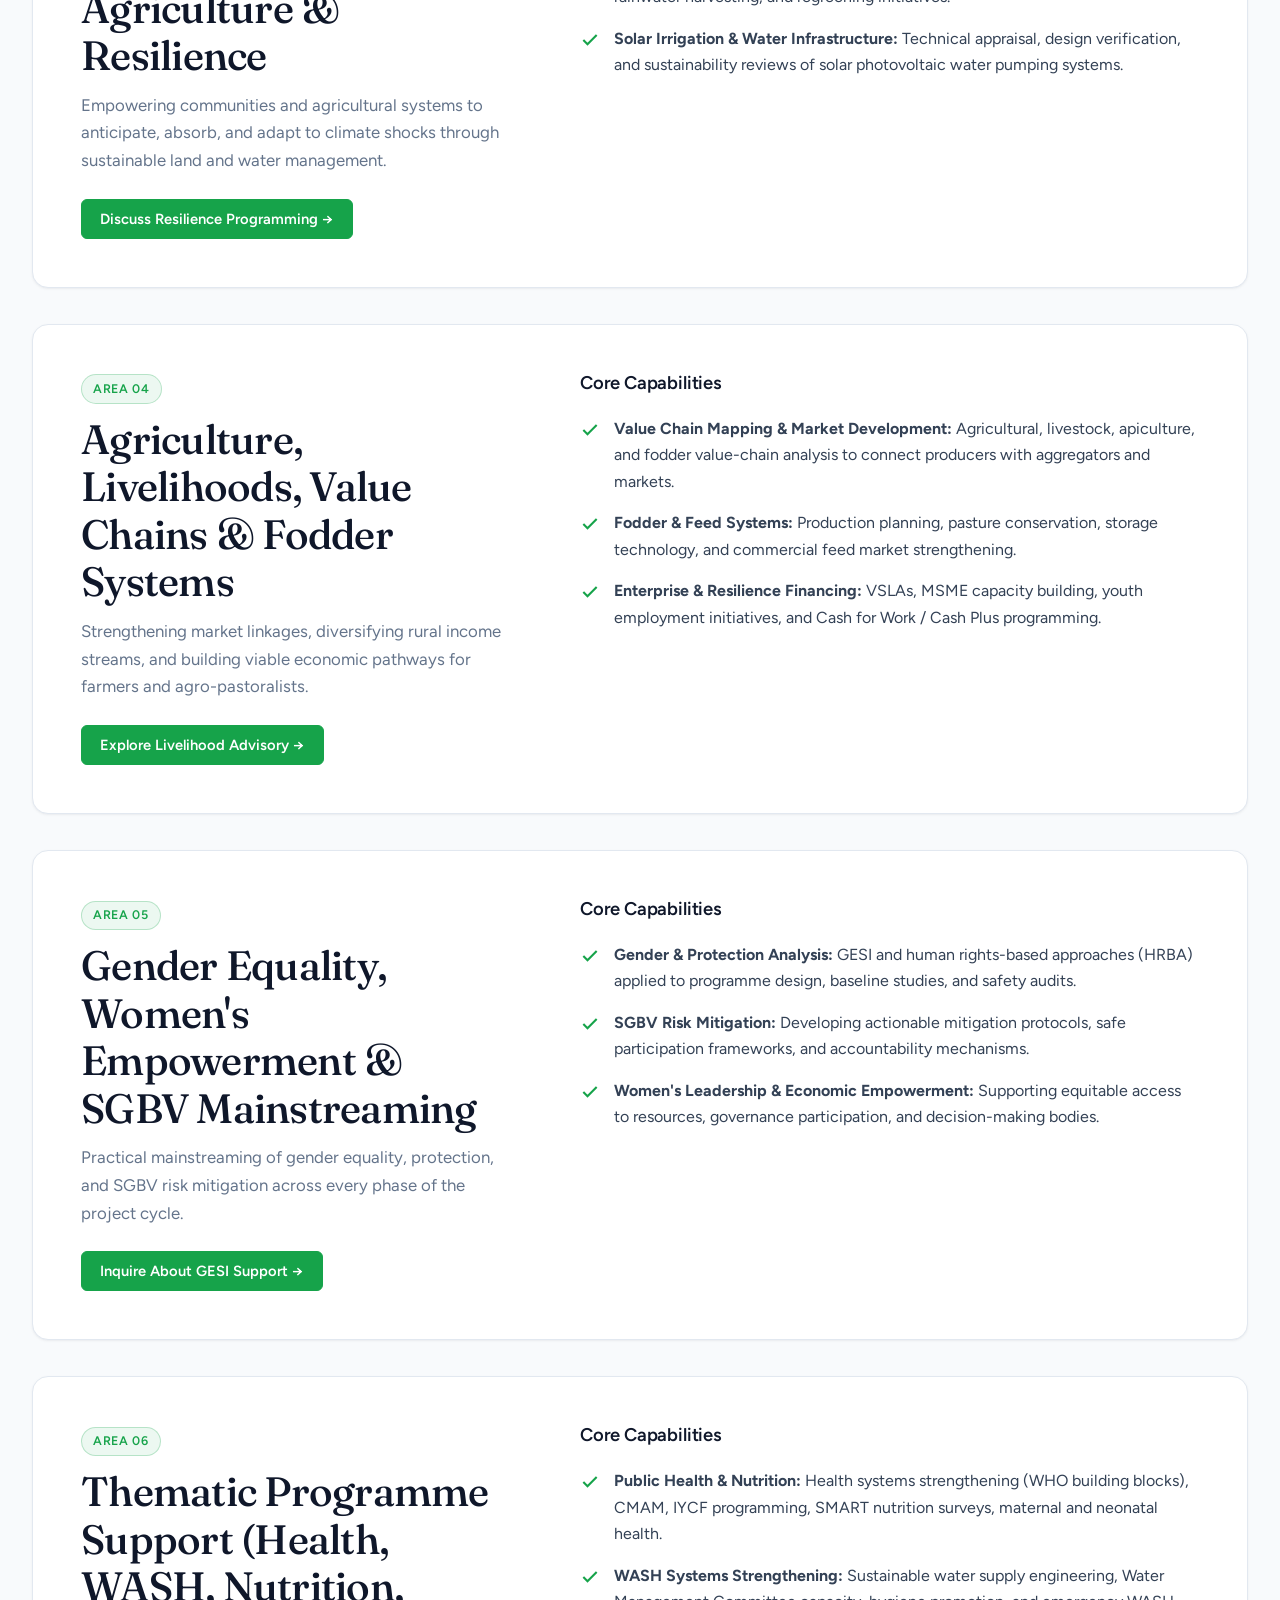
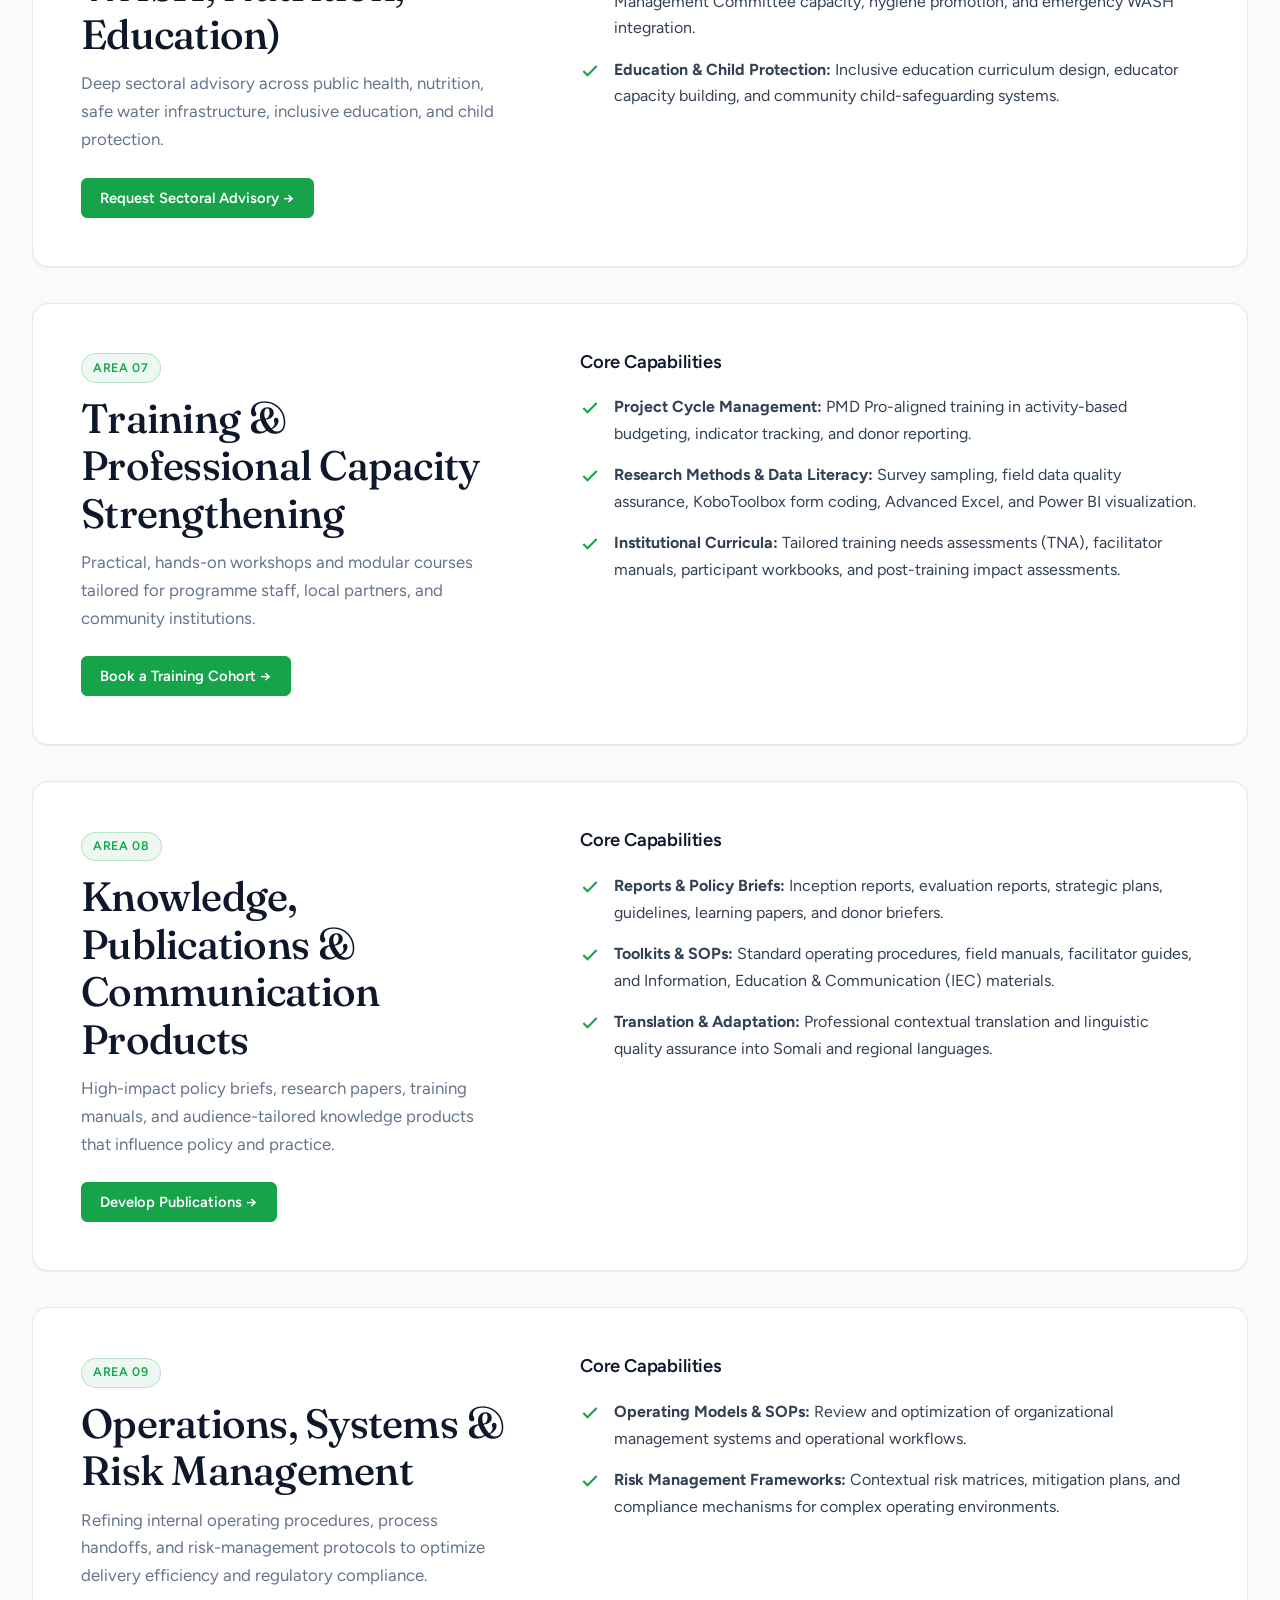
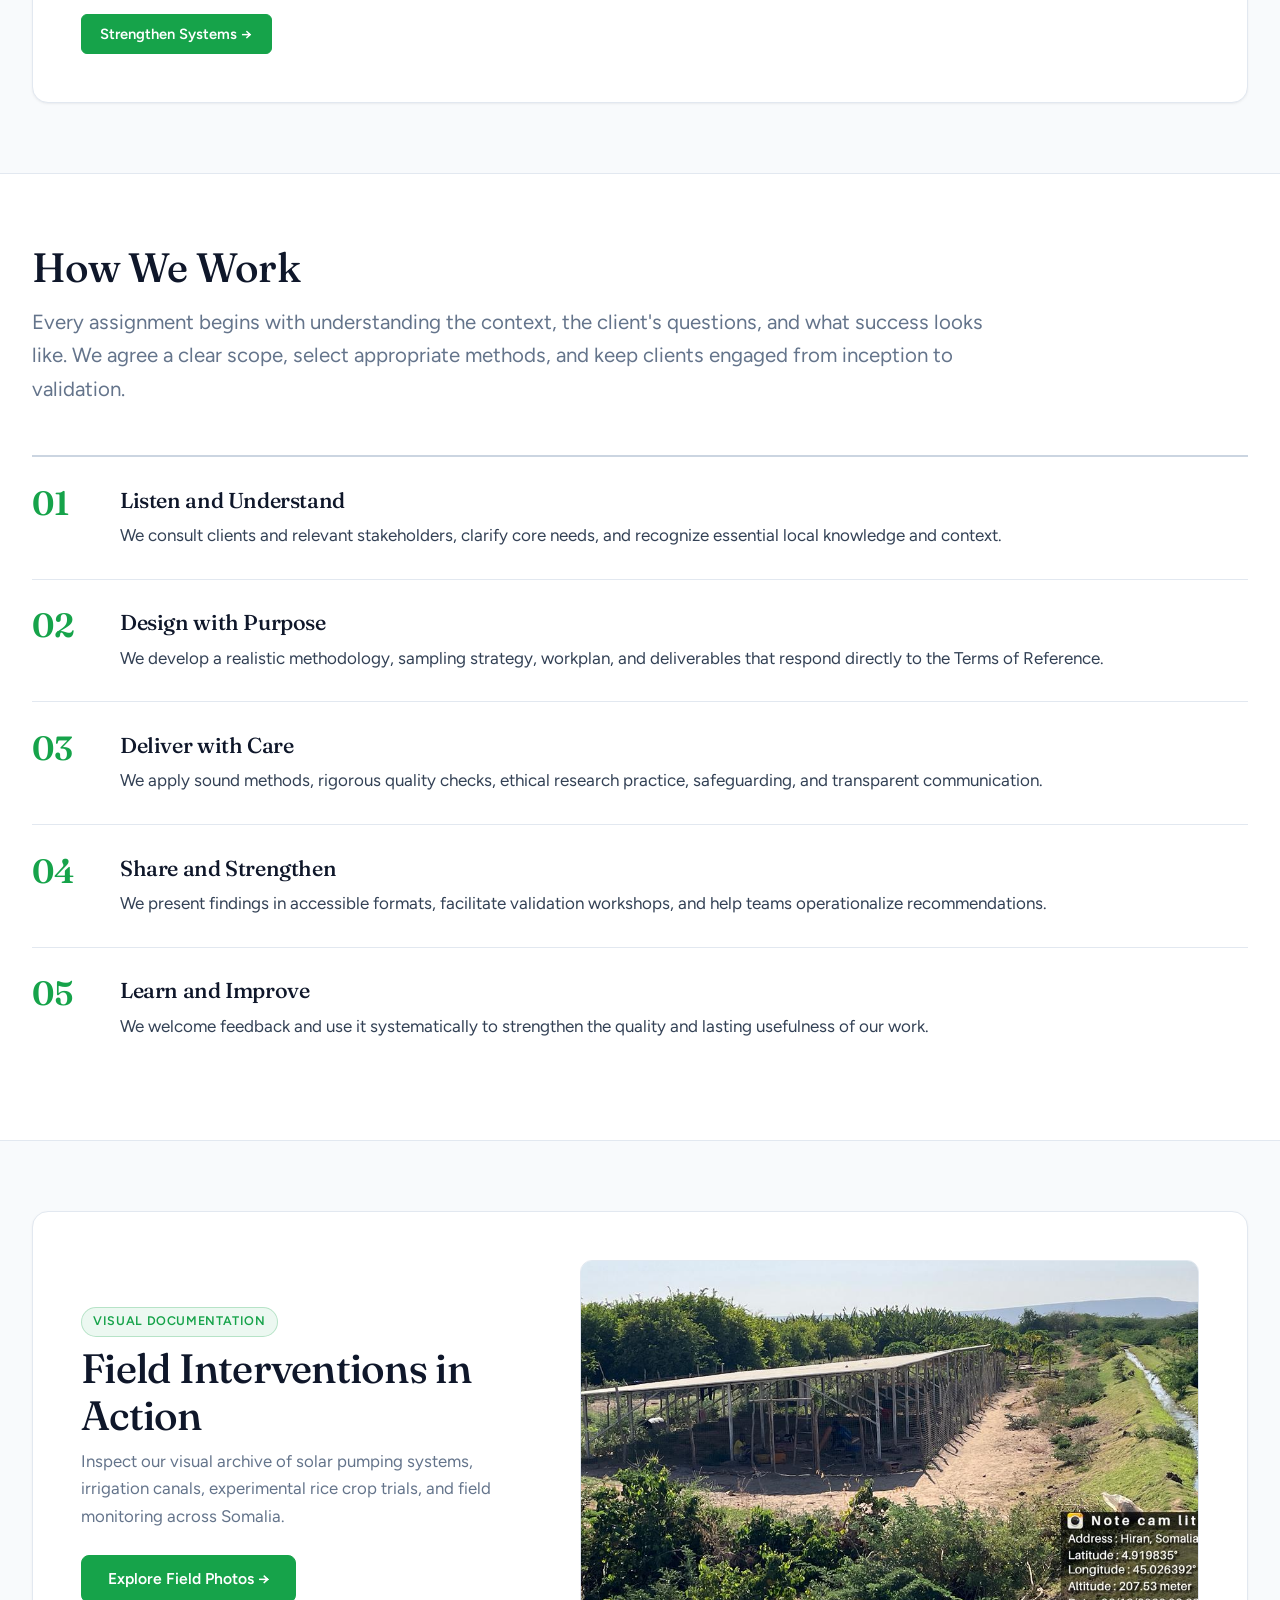
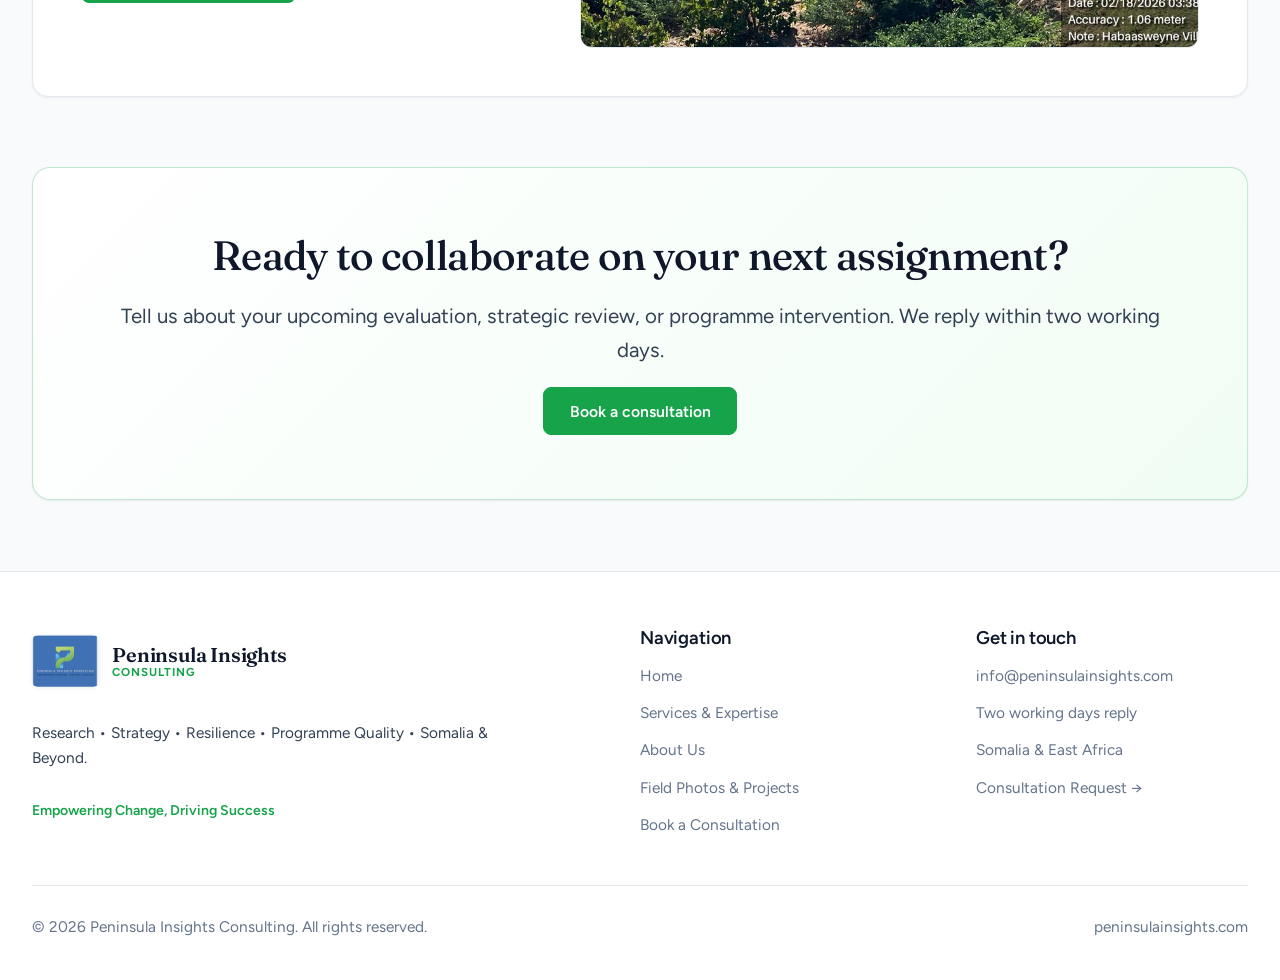
<file: services.html>
<!DOCTYPE html>
<html lang="en">
<head>
  <meta charset="utf-8">
  <meta name="viewport" content="width=device-width, initial-scale=1, viewport-fit=cover">
  <title>Services &amp; Areas of Expertise | Peninsula Insights Consulting</title>
  <meta name="description" content="Explore the 9 areas of expertise of Peninsula Insights Consulting: MEAL, research, strategy, climate resilience, agriculture, gender equality, WASH, health, and capacity strengthening.">
  <!-- High-Priority Resource Preloads for Instant Page & Background Loading -->
  <link rel="preload" as="image" href="photos/crop-monitoring-field.jpeg" fetchpriority="high">
  <link rel="preload" as="image" href="photos/logo.png">
  <link rel="preconnect" href="https://fonts.googleapis.com">
  <link rel="preconnect" href="https://fonts.gstatic.com" crossorigin>
  <link rel="preload" as="style" href="https://fonts.googleapis.com/css2?family=Fraunces:opsz,wght@9..144,400;9..144,500;9..144,600&family=Figtree:wght@400;500;600&display=swap">
  <link rel="stylesheet" href="https://fonts.googleapis.com/css2?family=Fraunces:opsz,wght@9..144,400;9..144,500;9..144,600&family=Figtree:wght@400;500;600&display=swap" media="print" onload="this.media='all'">
  <noscript>
    <link rel="stylesheet" href="https://fonts.googleapis.com/css2?family=Fraunces:opsz,wght@9..144,400;9..144,500;9..144,600&family=Figtree:wght@400;500;600&display=swap">
  </noscript>
  <link rel="stylesheet" href="css/style.css">
</head>
<body>

<header>
  <div class="wrap bar">
    <a class="brand" href="index.html">
      <img src="photos/logo.png" alt="Peninsula Insights Consulting Logo" class="brand-logo" width="688" height="535" decoding="async">
      <div class="brand-text-wrap">
        <span class="brand-title">Peninsula Insights</span>
        <span class="brand-sub">Consulting</span>
      </div>
    </a>
    <button class="menu-btn" id="menuBtn" aria-expanded="false" aria-controls="nav">
      <svg width="20" height="20" viewBox="0 0 24 24" fill="none" stroke="currentColor" stroke-width="2.2"><line x1="3" y1="6" x2="21" y2="6"/><line x1="3" y1="12" x2="21" y2="12"/><line x1="3" y1="18" x2="21" y2="18"/></svg>
      <span>Menu</span>
    </button>
    <nav id="nav" aria-label="Main">
      <ul>
        <li><a href="index.html">Home</a></li>
        <li><a class="active" href="services.html">Services &amp; Expertise</a></li>
        <li><a href="about.html">About Us</a></li>
        <li><a href="gallery.html">Field Photos &amp; Projects</a></li>
        <li><a class="btn" href="contact.html">Book a consultation</a></li>
      </ul>
    </nav>
  </div>
</header>

<main>
  <!-- Page Header -->
  <section class="page-hero">
    <div class="wrap">
      <span class="page-tag">Areas of Expertise &bull; Peninsula Insights Consulting</span>
      <h1>Our Services &amp; Technical Capabilities</h1>
      <p class="lead">We deliver responsive, high-quality, and context-aware consultancy services across nine core development disciplines in Somalia, Somaliland, Kenya, and Sub-Saharan Africa.</p>
    </div>
  </section>

  <!-- Detailed 9 Practice Areas -->
  <section>
    <div class="wrap services-detailed">
      
      <!-- Practice 1: MEAL -->
      <article class="service-card" id="meal">
        <div>
          <span class="gallery-badge" style="margin-bottom: 0.75rem;">Area 01</span>
          <h2>Research, Assessments &amp; MEAL</h2>
          <p class="lead" style="font-size: 1.05rem; margin-top: 0.75rem;">Comprehensive qualitative, quantitative, and mixed-methods research; rigorous evaluations; and robust monitoring systems that help teams act on evidence.</p>
          <div style="margin-top: 1.5rem;">
            <a href="contact.html" class="btn sm">Commission an Evaluation &rarr;</a>
          </div>
        </div>
        <div>
          <h4>Core Capabilities</h4>
          <ul class="service-features">
            <li>
              <svg width="20" height="20" viewBox="0 0 24 24" fill="none" stroke="currentColor" stroke-width="2.5"><polyline points="20 6 9 17 4 12"/></svg>
              <span><strong>Evaluations &amp; Studies:</strong> Baseline, midterm, and endline evaluations applying OECD-DAC criteria and contribution analysis; needs assessments; market, gender, and context analyses.</span>
            </li>
            <li>
              <svg width="20" height="20" viewBox="0 0 24 24" fill="none" stroke="currentColor" stroke-width="2.5"><polyline points="20 6 9 17 4 12"/></svg>
              <span><strong>MEAL Frameworks &amp; Theories of Change:</strong> Results frameworks, logframes, IPTTs, PIRS, indicator design, and customized MEAL systems.</span>
            </li>
            <li>
              <svg width="20" height="20" viewBox="0 0 24 24" fill="none" stroke="currentColor" stroke-width="2.5"><polyline points="20 6 9 17 4 12"/></svg>
              <span><strong>Digital Data Collection &amp; Analysis:</strong> Form design in KoboToolbox/ODK, enumerator field training, data quality audits, and advanced statistical analysis in SPSS, STATA, R, NVivo, Atlas.ti, and Power BI dashboards.</span>
            </li>
            <li>
              <svg width="20" height="20" viewBox="0 0 24 24" fill="none" stroke="currentColor" stroke-width="2.5"><polyline points="20 6 9 17 4 12"/></svg>
              <span><strong>Accountability &amp; Learning:</strong> Most Significant Change (MSC) methodologies, outcome harvesting, feedback mechanisms, and evidence synthesis.</span>
            </li>
          </ul>
        </div>
      </article>

      <!-- Practice 2: Strategic Planning -->
      <article class="service-card" id="strategy">
        <div>
          <span class="gallery-badge" style="margin-bottom: 0.75rem;">Area 02</span>
          <h2>Strategic Planning &amp; Organizational Development</h2>
          <p class="lead" style="font-size: 1.05rem; margin-top: 0.75rem;">Facilitating multi-year institutional strategies, organizational capacity assessments, and operational roadmaps that turn vision into measurable results.</p>
          <div style="margin-top: 1.5rem;">
            <a href="contact.html" class="btn sm">Plan a Strategy Workshop &rarr;</a>
          </div>
        </div>
        <div>
          <h4>Core Capabilities</h4>
          <ul class="service-features">
            <li>
              <svg width="20" height="20" viewBox="0 0 24 24" fill="none" stroke="currentColor" stroke-width="2.5"><polyline points="20 6 9 17 4 12"/></svg>
              <span><strong>Strategic Plan Facilitation:</strong> Multi-stakeholder workshops, situational SWOT/PESTLE analysis, Theory of Change design, and measurable milestones.</span>
            </li>
            <li>
              <svg width="20" height="20" viewBox="0 0 24 24" fill="none" stroke="currentColor" stroke-width="2.5"><polyline points="20 6 9 17 4 12"/></svg>
              <span><strong>Operational Plans &amp; Roadmaps:</strong> Translating high-level strategy into activity-based budgets, governance rhythms, and team KPIs.</span>
            </li>
            <li>
              <svg width="20" height="20" viewBox="0 0 24 24" fill="none" stroke="currentColor" stroke-width="2.5"><polyline points="20 6 9 17 4 12"/></svg>
              <span><strong>Institutional Strengthening:</strong> Organizational capacity assessments (OCA), governance structures, risk-management frameworks, and operating models.</span>
            </li>
          </ul>
        </div>
      </article>

      <!-- Practice 3: Climate Change & Resilience -->
      <article class="service-card" id="climate">
        <div>
          <span class="gallery-badge" style="margin-bottom: 0.75rem;">Area 03</span>
          <h2>Climate Change, Climate-Smart Agriculture &amp; Resilience</h2>
          <p class="lead" style="font-size: 1.05rem; margin-top: 0.75rem;">Empowering communities and agricultural systems to anticipate, absorb, and adapt to climate shocks through sustainable land and water management.</p>
          <div style="margin-top: 1.5rem;">
            <a href="contact.html" class="btn sm">Discuss Resilience Programming &rarr;</a>
          </div>
        </div>
        <div>
          <h4>Core Capabilities</h4>
          <ul class="service-features">
            <li>
              <svg width="20" height="20" viewBox="0 0 24 24" fill="none" stroke="currentColor" stroke-width="2.5"><polyline points="20 6 9 17 4 12"/></svg>
              <span><strong>Climate-Risk &amp; Vulnerability Assessments:</strong> Empirical field evaluations assessing local climate hazards, adaptive capacity, and community resilience indices.</span>
            </li>
            <li>
              <svg width="20" height="20" viewBox="0 0 24 24" fill="none" stroke="currentColor" stroke-width="2.5"><polyline points="20 6 9 17 4 12"/></svg>
              <span><strong>Soil &amp; Water Conservation:</strong> Engineering and monitoring contour earth bunds, rainwater harvesting, and regreening initiatives.</span>
            </li>
            <li>
              <svg width="20" height="20" viewBox="0 0 24 24" fill="none" stroke="currentColor" stroke-width="2.5"><polyline points="20 6 9 17 4 12"/></svg>
              <span><strong>Solar Irrigation &amp; Water Infrastructure:</strong> Technical appraisal, design verification, and sustainability reviews of solar photovoltaic water pumping systems.</span>
            </li>
          </ul>
        </div>
      </article>

      <!-- Practice 4: Agriculture & Livelihoods -->
      <article class="service-card" id="agriculture">
        <div>
          <span class="gallery-badge" style="margin-bottom: 0.75rem;">Area 04</span>
          <h2>Agriculture, Livelihoods, Value Chains &amp; Fodder Systems</h2>
          <p class="lead" style="font-size: 1.05rem; margin-top: 0.75rem;">Strengthening market linkages, diversifying rural income streams, and building viable economic pathways for farmers and agro-pastoralists.</p>
          <div style="margin-top: 1.5rem;">
            <a href="contact.html" class="btn sm">Explore Livelihood Advisory &rarr;</a>
          </div>
        </div>
        <div>
          <h4>Core Capabilities</h4>
          <ul class="service-features">
            <li>
              <svg width="20" height="20" viewBox="0 0 24 24" fill="none" stroke="currentColor" stroke-width="2.5"><polyline points="20 6 9 17 4 12"/></svg>
              <span><strong>Value Chain Mapping &amp; Market Development:</strong> Agricultural, livestock, apiculture, and fodder value-chain analysis to connect producers with aggregators and markets.</span>
            </li>
            <li>
              <svg width="20" height="20" viewBox="0 0 24 24" fill="none" stroke="currentColor" stroke-width="2.5"><polyline points="20 6 9 17 4 12"/></svg>
              <span><strong>Fodder &amp; Feed Systems:</strong> Production planning, pasture conservation, storage technology, and commercial feed market strengthening.</span>
            </li>
            <li>
              <svg width="20" height="20" viewBox="0 0 24 24" fill="none" stroke="currentColor" stroke-width="2.5"><polyline points="20 6 9 17 4 12"/></svg>
              <span><strong>Enterprise &amp; Resilience Financing:</strong> VSLAs, MSME capacity building, youth employment initiatives, and Cash for Work / Cash Plus programming.</span>
            </li>
          </ul>
        </div>
      </article>

      <!-- Practice 5: Gender & Protection -->
      <article class="service-card" id="gender">
        <div>
          <span class="gallery-badge" style="margin-bottom: 0.75rem;">Area 05</span>
          <h2>Gender Equality, Women's Empowerment &amp; SGBV Mainstreaming</h2>
          <p class="lead" style="font-size: 1.05rem; margin-top: 0.75rem;">Practical mainstreaming of gender equality, protection, and SGBV risk mitigation across every phase of the project cycle.</p>
          <div style="margin-top: 1.5rem;">
            <a href="contact.html" class="btn sm">Inquire About GESI Support &rarr;</a>
          </div>
        </div>
        <div>
          <h4>Core Capabilities</h4>
          <ul class="service-features">
            <li>
              <svg width="20" height="20" viewBox="0 0 24 24" fill="none" stroke="currentColor" stroke-width="2.5"><polyline points="20 6 9 17 4 12"/></svg>
              <span><strong>Gender &amp; Protection Analysis:</strong> GESI and human rights-based approaches (HRBA) applied to programme design, baseline studies, and safety audits.</span>
            </li>
            <li>
              <svg width="20" height="20" viewBox="0 0 24 24" fill="none" stroke="currentColor" stroke-width="2.5"><polyline points="20 6 9 17 4 12"/></svg>
              <span><strong>SGBV Risk Mitigation:</strong> Developing actionable mitigation protocols, safe participation frameworks, and accountability mechanisms.</span>
            </li>
            <li>
              <svg width="20" height="20" viewBox="0 0 24 24" fill="none" stroke="currentColor" stroke-width="2.5"><polyline points="20 6 9 17 4 12"/></svg>
              <span><strong>Women's Leadership &amp; Economic Empowerment:</strong> Supporting equitable access to resources, governance participation, and decision-making bodies.</span>
            </li>
          </ul>
        </div>
      </article>

      <!-- Practice 6: Thematic Support -->
      <article class="service-card" id="thematic">
        <div>
          <span class="gallery-badge" style="margin-bottom: 0.75rem;">Area 06</span>
          <h2>Thematic Programme Support (Health, WASH, Nutrition, Education)</h2>
          <p class="lead" style="font-size: 1.05rem; margin-top: 0.75rem;">Deep sectoral advisory across public health, nutrition, safe water infrastructure, inclusive education, and child protection.</p>
          <div style="margin-top: 1.5rem;">
            <a href="contact.html" class="btn sm">Request Sectoral Advisory &rarr;</a>
          </div>
        </div>
        <div>
          <h4>Core Capabilities</h4>
          <ul class="service-features">
            <li>
              <svg width="20" height="20" viewBox="0 0 24 24" fill="none" stroke="currentColor" stroke-width="2.5"><polyline points="20 6 9 17 4 12"/></svg>
              <span><strong>Public Health &amp; Nutrition:</strong> Health systems strengthening (WHO building blocks), CMAM, IYCF programming, SMART nutrition surveys, maternal and neonatal health.</span>
            </li>
            <li>
              <svg width="20" height="20" viewBox="0 0 24 24" fill="none" stroke="currentColor" stroke-width="2.5"><polyline points="20 6 9 17 4 12"/></svg>
              <span><strong>WASH Systems Strengthening:</strong> Sustainable water supply engineering, Water Management Committee capacity, hygiene promotion, and emergency WASH integration.</span>
            </li>
            <li>
              <svg width="20" height="20" viewBox="0 0 24 24" fill="none" stroke="currentColor" stroke-width="2.5"><polyline points="20 6 9 17 4 12"/></svg>
              <span><strong>Education &amp; Child Protection:</strong> Inclusive education curriculum design, educator capacity building, and community child-safeguarding systems.</span>
            </li>
          </ul>
        </div>
      </article>

      <!-- Practice 7: Training & Capacity Strengthening -->
      <article class="service-card" id="training">
        <div>
          <span class="gallery-badge" style="margin-bottom: 0.75rem;">Area 07</span>
          <h2>Training &amp; Professional Capacity Strengthening</h2>
          <p class="lead" style="font-size: 1.05rem; margin-top: 0.75rem;">Practical, hands-on workshops and modular courses tailored for programme staff, local partners, and community institutions.</p>
          <div style="margin-top: 1.5rem;">
            <a href="contact.html" class="btn sm">Book a Training Cohort &rarr;</a>
          </div>
        </div>
        <div>
          <h4>Core Capabilities</h4>
          <ul class="service-features">
            <li>
              <svg width="20" height="20" viewBox="0 0 24 24" fill="none" stroke="currentColor" stroke-width="2.5"><polyline points="20 6 9 17 4 12"/></svg>
              <span><strong>Project Cycle Management:</strong> PMD Pro-aligned training in activity-based budgeting, indicator tracking, and donor reporting.</span>
            </li>
            <li>
              <svg width="20" height="20" viewBox="0 0 24 24" fill="none" stroke="currentColor" stroke-width="2.5"><polyline points="20 6 9 17 4 12"/></svg>
              <span><strong>Research Methods &amp; Data Literacy:</strong> Survey sampling, field data quality assurance, KoboToolbox form coding, Advanced Excel, and Power BI visualization.</span>
            </li>
            <li>
              <svg width="20" height="20" viewBox="0 0 24 24" fill="none" stroke="currentColor" stroke-width="2.5"><polyline points="20 6 9 17 4 12"/></svg>
              <span><strong>Institutional Curricula:</strong> Tailored training needs assessments (TNA), facilitator manuals, participant workbooks, and post-training impact assessments.</span>
            </li>
          </ul>
        </div>
      </article>

      <!-- Practice 8: Knowledge & Publications -->
      <article class="service-card" id="knowledge">
        <div>
          <span class="gallery-badge" style="margin-bottom: 0.75rem;">Area 08</span>
          <h2>Knowledge, Publications &amp; Communication Products</h2>
          <p class="lead" style="font-size: 1.05rem; margin-top: 0.75rem;">High-impact policy briefs, research papers, training manuals, and audience-tailored knowledge products that influence policy and practice.</p>
          <div style="margin-top: 1.5rem;">
            <a href="contact.html" class="btn sm">Develop Publications &rarr;</a>
          </div>
        </div>
        <div>
          <h4>Core Capabilities</h4>
          <ul class="service-features">
            <li>
              <svg width="20" height="20" viewBox="0 0 24 24" fill="none" stroke="currentColor" stroke-width="2.5"><polyline points="20 6 9 17 4 12"/></svg>
              <span><strong>Reports &amp; Policy Briefs:</strong> Inception reports, evaluation reports, strategic plans, guidelines, learning papers, and donor briefers.</span>
            </li>
            <li>
              <svg width="20" height="20" viewBox="0 0 24 24" fill="none" stroke="currentColor" stroke-width="2.5"><polyline points="20 6 9 17 4 12"/></svg>
              <span><strong>Toolkits &amp; SOPs:</strong> Standard operating procedures, field manuals, facilitator guides, and Information, Education &amp; Communication (IEC) materials.</span>
            </li>
            <li>
              <svg width="20" height="20" viewBox="0 0 24 24" fill="none" stroke="currentColor" stroke-width="2.5"><polyline points="20 6 9 17 4 12"/></svg>
              <span><strong>Translation &amp; Adaptation:</strong> Professional contextual translation and linguistic quality assurance into Somali and regional languages.</span>
            </li>
          </ul>
        </div>
      </article>

      <!-- Practice 9: Operations & Systems -->
      <article class="service-card" id="operations">
        <div>
          <span class="gallery-badge" style="margin-bottom: 0.75rem;">Area 09</span>
          <h2>Operations, Systems &amp; Risk Management</h2>
          <p class="lead" style="font-size: 1.05rem; margin-top: 0.75rem;">Refining internal operating procedures, process handoffs, and risk-management protocols to optimize delivery efficiency and regulatory compliance.</p>
          <div style="margin-top: 1.5rem;">
            <a href="contact.html" class="btn sm">Strengthen Systems &rarr;</a>
          </div>
        </div>
        <div>
          <h4>Core Capabilities</h4>
          <ul class="service-features">
            <li>
              <svg width="20" height="20" viewBox="0 0 24 24" fill="none" stroke="currentColor" stroke-width="2.5"><polyline points="20 6 9 17 4 12"/></svg>
              <span><strong>Operating Models &amp; SOPs:</strong> Review and optimization of organizational management systems and operational workflows.</span>
            </li>
            <li>
              <svg width="20" height="20" viewBox="0 0 24 24" fill="none" stroke="currentColor" stroke-width="2.5"><polyline points="20 6 9 17 4 12"/></svg>
              <span><strong>Risk Management Frameworks:</strong> Contextual risk matrices, mitigation plans, and compliance mechanisms for complex operating environments.</span>
            </li>
          </ul>
        </div>
      </article>

    </div>
  </section>

  <!-- How We Work (5 Stages) -->
  <section class="section-soft">
    <div class="wrap">
      <div class="head">
        <h2>How We Work</h2>
        <p class="lead">Every assignment begins with understanding the context, the client's questions, and what success looks like. We agree a clear scope, select appropriate methods, and keep clients engaged from inception to validation.</p>
      </div>
      <ol class="steps">
        <li>
          <div>
            <h3>Listen and Understand</h3>
            <p>We consult clients and relevant stakeholders, clarify core needs, and recognize essential local knowledge and context.</p>
          </div>
        </li>
        <li>
          <div>
            <h3>Design with Purpose</h3>
            <p>We develop a realistic methodology, sampling strategy, workplan, and deliverables that respond directly to the Terms of Reference.</p>
          </div>
        </li>
        <li>
          <div>
            <h3>Deliver with Care</h3>
            <p>We apply sound methods, rigorous quality checks, ethical research practice, safeguarding, and transparent communication.</p>
          </div>
        </li>
        <li>
          <div>
            <h3>Share and Strengthen</h3>
            <p>We present findings in accessible formats, facilitate validation workshops, and help teams operationalize recommendations.</p>
          </div>
        </li>
        <li>
          <div>
            <h3>Learn and Improve</h3>
            <p>We welcome feedback and use it systematically to strengthen the quality and lasting usefulness of our work.</p>
          </div>
        </li>
      </ol>
    </div>
  </section>

  <!-- Photo Archive Link Banner -->
  <section>
    <div class="wrap">
      <div class="service-card" style="align-items: center;">
        <div>
          <span class="gallery-badge" style="margin-bottom: 0.5rem;">Visual Documentation</span>
          <h2>Field Interventions in Action</h2>
          <p class="lead" style="font-size: 1.05rem; margin-top: 0.5rem;">Inspect our visual archive of solar pumping systems, irrigation canals, experimental rice crop trials, and field monitoring across Somalia.</p>
          <div style="margin-top: 1.5rem;">
            <a href="gallery.html" class="btn">Explore Field Photos &rarr;</a>
          </div>
        </div>
        <div style="border-radius: 12px; overflow: hidden; border: 1px solid var(--line);">
          <img src="photos/solar-irrigation-system.jpeg" alt="Solar-Powered Irrigation and Canal Infrastructure" style="width: 100%; aspect-ratio: 16/10; object-fit: cover;">
        </div>
      </div>
    </div>
  </section>

  <!-- CTA -->
  <section style="padding-top: 0;">
    <div class="wrap">
      <div class="cta-banner">
        <h2>Ready to collaborate on your next assignment?</h2>
        <p class="lead">Tell us about your upcoming evaluation, strategic review, or programme intervention. We reply within two working days.</p>
        <a class="btn" href="contact.html">Book a consultation</a>
      </div>
    </div>
  </section>
</main>

<footer>
  <div class="wrap">
    <div class="footer-grid">
      <div class="footer-brand">
        <a class="brand" href="index.html">
          <img src="photos/logo.png" alt="Peninsula Insights Consulting" class="brand-logo">
          <div class="brand-text-wrap">
            <span class="brand-title">Peninsula Insights</span>
            <span class="brand-sub">Consulting</span>
          </div>
        </a>
        <p style="margin-top: 0.75rem;">Research &bull; Strategy &bull; Resilience &bull; Programme Quality &bull; Somalia &amp; Beyond.</p>
        <p style="font-size: 0.88rem; color: var(--accent); font-weight: 600;">Empowering Change, Driving Success</p>
      </div>
      <div>
        <h4 style="margin-bottom: 0.85rem;">Navigation</h4>
        <ul class="footer-links">
          <li><a href="index.html">Home</a></li>
          <li><a class="active" href="services.html">Services &amp; Expertise</a></li>
          <li><a href="about.html">About Us</a></li>
          <li><a href="gallery.html">Field Photos &amp; Projects</a></li>
          <li><a href="contact.html">Book a Consultation</a></li>
        </ul>
      </div>
      <div>
        <h4 style="margin-bottom: 0.85rem;">Get in touch</h4>
        <ul class="footer-links">
          <li><a href="mailto:info@peninsulainsights.com">info@peninsulainsights.com</a></li>
          <li><span>Two working days reply</span></li>
          <li><span>Somalia &amp; East Africa</span></li>
          <li><a href="contact.html">Consultation Request &rarr;</a></li>
        </ul>
      </div>
    </div>
    <div class="footer-bottom">
      <span>&copy; <span class="dynamic-yr">2026</span> Peninsula Insights Consulting. All rights reserved.</span>
      <span>peninsulainsights.com</span>
    </div>
  </div>
</footer>

<script src="js/main.js"></script>
</body>
</html>
</file>
<file: css/style.css>
/* ==========================================================================
   Peninsula Insights Consulting - Modern Corporate Light Theme
   Expanded Desktop Responsiveness & Full-Width Layout
   ========================================================================== */

:root {
  /* Crisp, Executive Light Palette */
  --bg: #F8FAFC;
  --surface: #FFFFFF;
  --surface-alt: #F1F5F9;
  --surface-soft: #F8FAFC;
  --ink: #0F172A;
  --ink-secondary: #334155;
  --muted: #64748B;
  --line: #E2E8F0;
  --line-strong: #CBD5E1;
  
  /* Brand Accents (Derived directly from official green/blue logo) */
  --accent: #16A34A;
  --accent-hover: #15803D;
  --accent-ink: #FFFFFF;
  --accent-soft: rgba(22, 163, 74, 0.08);
  --accent-border: rgba(22, 163, 74, 0.25);
  
  --brand-blue: #2563EB;
  --brand-blue-hover: #1D4ED8;
  --brand-blue-soft: rgba(37, 99, 235, 0.08);
  
  --focus: #2563EB;
  --card-shadow: 0 1px 3px 0 rgba(15, 23, 42, 0.05), 0 1px 2px -1px rgba(15, 23, 42, 0.05);
  --card-shadow-hover: 0 14px 28px -4px rgba(15, 23, 42, 0.09), 0 6px 12px -2px rgba(15, 23, 42, 0.04);
  
  /* Typography */
  --serif: "Fraunces", Georgia, "Times New Roman", serif;
  --sans: "Figtree", system-ui, -apple-system, "Segoe UI", Roboto, sans-serif;
  
  color-scheme: light;
  box-sizing: border-box;
}

/* Force clean light theme across all devices and OS preferences */
@media (prefers-color-scheme: dark) {
  :root {
    color-scheme: light;
  }
}

*, *::before, *::after {
  box-sizing: border-box;
}

html {
  scroll-padding-top: calc(env(safe-area-inset-top, 0px) + 84px);
  scroll-behavior: smooth;
  overflow-x: hidden;
  width: 100%;
}

body {
  margin: 0;
  background: var(--bg);
  color: var(--ink);
  font-family: var(--sans);
  font-size: 1.0625rem;
  line-height: 1.65;
  -webkit-font-smoothing: antialiased;
  -moz-osx-font-smoothing: grayscale;
  display: flex;
  flex-direction: column;
  min-height: 100vh;
  width: 100%;
  overflow-x: hidden;
}

main {
  flex: 1 0 auto;
  width: 100%;
}

img, svg {
  max-width: 100%;
  height: auto;
  display: block;
}

a {
  color: inherit;
  transition: color 0.15s ease, background-color 0.15s ease, border-color 0.15s ease;
}

:focus-visible {
  outline: 3px solid var(--focus);
  outline-offset: 3px;
  border-radius: 4px;
}

/* ==========================================================================
   Full-Desktop Responsive Container (.wrap)
   Eliminating empty blank gutters on left & right
   ========================================================================== */
.wrap {
  width: min(1680px, 100% - 4rem);
  margin-inline: auto;
}

@media (min-width: 1440px) {
  .wrap {
    width: min(1760px, 94%);
  }
}

@media (min-width: 1920px) {
  .wrap {
    width: min(1880px, 94%);
  }
}

@media (max-width: 900px) {
  .wrap {
    width: calc(100% - 2.5rem);
  }
}

@media (max-width: 600px) {
  .wrap {
    width: calc(100% - 1.5rem);
  }
}

/* Typography */
h1, h2, h3, h4, h5 {
  font-family: var(--serif);
  font-weight: 500;
  line-height: 1.16;
  letter-spacing: -0.018em;
  margin: 0;
  color: var(--ink);
}

h1 {
  font-size: clamp(2.3rem, 4.4vw, 4.2rem);
  font-weight: 500;
}

h2 {
  font-size: clamp(1.8rem, 3.2vw, 2.85rem);
}

h3 {
  font-size: clamp(1.25rem, 2vw, 1.5rem);
  line-height: 1.3;
}

h4 {
  font-size: 1.15rem;
  font-family: var(--sans);
  font-weight: 600;
  letter-spacing: -0.01em;
}

p {
  margin: 0;
  color: var(--ink-secondary);
}

.lead {
  font-size: clamp(1.1rem, 1.6vw, 1.3rem);
  color: var(--muted);
  max-width: 85ch;
  line-height: 1.65;
}

/* ==========================================================================
   Header & Navigation (Full-Width Responsive)
   ========================================================================== */
header {
  position: sticky;
  top: 0;
  z-index: 1000;
  background: rgba(255, 255, 255, 0.95);
  backdrop-filter: blur(12px);
  -webkit-backdrop-filter: blur(12px);
  border-bottom: 1px solid var(--line);
  box-shadow: 0 1px 4px rgba(0, 0, 0, 0.03);
}

.bar {
  display: flex;
  align-items: center;
  justify-content: space-between;
  gap: 1.5rem;
  min-height: 76px;
}

.brand {
  font-family: var(--serif);
  text-decoration: none;
  display: inline-flex;
  align-items: center;
  gap: 0.85rem;
  flex-shrink: 0;
}

.brand-logo {
  height: 48px;
  width: auto;
  object-fit: contain;
  border-radius: 6px;
  box-shadow: 0 1px 4px rgba(0, 0, 0, 0.08);
  display: block;
  flex-shrink: 0;
}

@media (min-width: 1200px) {
  .brand-logo {
    height: 52px;
  }
}

.brand-text-wrap {
  display: flex;
  flex-direction: column;
  line-height: 1.15;
}

.brand-title {
  font-size: 1.25rem;
  font-weight: 600;
  color: var(--ink);
  letter-spacing: -0.015em;
}

.brand-sub {
  font-size: 0.72rem;
  font-family: var(--sans);
  font-weight: 700;
  color: var(--accent);
  letter-spacing: 0.08em;
  text-transform: uppercase;
}

nav ul {
  display: flex;
  gap: 2rem;
  list-style: none;
  margin: 0;
  padding: 0;
  align-items: center;
}

nav a {
  text-decoration: none;
  font-weight: 500;
  font-size: 1rem;
  color: var(--muted);
  position: relative;
  padding: 0.4rem 0;
}

nav a:hover {
  color: var(--ink);
}

nav a.active {
  color: var(--ink);
  font-weight: 600;
}

nav a.active::after {
  content: "";
  position: absolute;
  bottom: -4px;
  left: 0;
  right: 0;
  height: 2.5px;
  background: var(--accent);
  border-radius: 2px;
}

/* Buttons */
.btn {
  display: inline-flex;
  align-items: center;
  justify-content: center;
  gap: 0.5rem;
  min-height: 48px;
  padding: 0.75rem 1.6rem;
  border-radius: 8px;
  background: var(--accent);
  color: var(--accent-ink);
  font: 600 0.98rem var(--sans);
  text-decoration: none;
  border: 1px solid var(--accent);
  cursor: pointer;
  transition: transform 0.15s ease, background-color 0.15s ease, box-shadow 0.15s ease;
  white-space: nowrap;
}

.btn:hover {
  background: var(--accent-hover);
  border-color: var(--accent-hover);
  color: #FFFFFF;
  box-shadow: 0 4px 14px rgba(22, 163, 74, 0.25);
  transform: translateY(-1px);
}

.btn.ghost {
  background: var(--surface);
  color: var(--ink);
  border: 1.5px solid var(--line-strong);
}

.btn.ghost:hover {
  background: var(--surface-alt);
  border-color: var(--ink);
  color: var(--ink);
  box-shadow: 0 2px 8px rgba(15, 23, 42, 0.08);
}

.btn.sm {
  min-height: 40px;
  padding: 0.5rem 1.15rem;
  font-size: 0.92rem;
  border-radius: 6px;
}

nav .btn {
  min-height: 42px;
  padding: 0.5rem 1.25rem;
  border-radius: 6px;
  font-size: 0.95rem;
}

nav a.btn.active::after {
  display: none;
}

/* Mobile Menu Toggle */
.menu-btn {
  display: none;
  background: var(--surface);
  border: 1.5px solid var(--line);
  color: var(--ink);
  border-radius: 8px;
  min-height: 44px;
  padding: 0 1rem;
  font: 600 0.95rem var(--sans);
  cursor: pointer;
  align-items: center;
  gap: 0.5rem;
}

.menu-btn:hover {
  background: var(--surface-alt);
}

@media (max-width: 960px) {
  .menu-btn {
    display: inline-flex;
  }
  
  nav {
    position: absolute;
    left: 0;
    right: 0;
    top: 100%;
    background: var(--surface);
    border-bottom: 1px solid var(--line);
    display: none;
    box-shadow: 0 16px 32px rgba(15, 23, 42, 0.1);
  }
  
  nav.open {
    display: block;
    animation: navSlide 0.2s ease-out;
  }
  
  @keyframes navSlide {
    from { opacity: 0; transform: translateY(-8px); }
    to { opacity: 1; transform: translateY(0); }
  }
  
  nav ul {
    flex-direction: column;
    align-items: stretch;
    gap: 0;
    padding: 0.75rem 1.5rem 1.75rem;
  }
  
  nav li a {
    display: block;
    padding: 0.95rem 0;
    font-size: 1.05rem;
    border-bottom: 1px solid var(--line);
  }
  
  nav a.active::after {
    display: none;
  }
  
  nav a.active {
    color: var(--accent);
  }
  
  nav li:last-child {
    padding-top: 1rem;
  }
  
  nav li:last-child a {
    border: 0;
    text-align: center;
    padding: 0.8rem;
  }
}

/* ==========================================================================
   Expansive Desktop Hero Section with Fast Hardware-Accelerated Background
   ========================================================================== */
.hero {
  position: relative;
  overflow: hidden;
  background-color: #E2E8F0;
  /* Instant fallback gradient if image takes a moment to paint */
  background-image: linear-gradient(135deg, #f1f5f9 0%, #e2e8f0 45%, #dcfce7 100%);
  padding: clamp(3.5rem, 6vw, 6.5rem) 0 clamp(3rem, 5vw, 5.5rem);
  border-bottom: 1px solid var(--line);
}

.hero-bg {
  position: absolute;
  inset: 0;
  overflow: hidden;
  pointer-events: none;
  z-index: 0;
  background-color: #E2E8F0;
  background-image: linear-gradient(135deg, #f1f5f9 0%, #e2e8f0 45%, #dcfce7 100%);
}

.hero-bg-img {
  position: absolute;
  inset: 0;
  width: 100%;
  height: 100%;
  object-fit: cover;
  object-position: center 35%;
  display: block;
  transform: translateZ(0);
  will-change: transform;
}

.hero-bg-overlay {
  position: absolute;
  inset: 0;
  background: linear-gradient(90deg, rgba(255, 255, 255, 0.84) 0%, rgba(255, 255, 255, 0.70) 45%, rgba(255, 255, 255, 0.36) 100%);
  z-index: 1;
}

.hero .wrap {
  position: relative;
  z-index: 2;
}

.hero-grid {
  display: grid;
  gap: 3rem;
  align-items: center;
  position: relative;
}

@media (min-width: 1080px) {
  .hero-grid {
    grid-template-columns: 1.25fr 0.95fr;
    gap: 4.5rem;
  }
}

.hero-left {
  display: grid;
  gap: 1.35rem;
  background: rgba(255, 255, 255, 0.92);
  backdrop-filter: blur(8px);
  -webkit-backdrop-filter: blur(8px);
  transform: translateZ(0);
  padding: clamp(1.75rem, 3.2vw, 2.75rem);
  border-radius: 20px;
  border: 1px solid rgba(226, 232, 240, 0.95);
  box-shadow: 0 12px 32px -4px rgba(15, 23, 42, 0.08);
}

.hero-brand-badge {
  display: inline-flex;
  align-items: center;
  gap: 0.6rem;
  background: rgba(22, 163, 74, 0.1);
  border: 1px solid rgba(22, 163, 74, 0.28);
  padding: 0.45rem 1.15rem;
  border-radius: 999px;
  width: fit-content;
}

.hero-brand-dot {
  width: 9px;
  height: 9px;
  border-radius: 50%;
  background: var(--accent);
  box-shadow: 0 0 0 3px rgba(22, 163, 74, 0.2);
}

.hero-brand-name {
  font-family: var(--sans);
  font-size: 0.95rem;
  font-weight: 700;
  letter-spacing: 0.06em;
  color: #15803D;
  text-transform: uppercase;
}

.hero-title {
  margin: 0;
}

.hero-actions {
  display: flex;
  flex-wrap: wrap;
  gap: 1rem;
  margin-top: 0.25rem;
}

/* Hero Right: Featured Field Photo Card */
.hero-featured-photo-card {
  background: var(--surface);
  border: 1px solid var(--line);
  border-radius: 18px;
  overflow: hidden;
  box-shadow: 0 16px 36px -6px rgba(15, 23, 42, 0.12);
  transition: transform 0.25s ease, box-shadow 0.25s ease;
}

.hero-featured-photo-card:hover {
  transform: translateY(-4px);
  box-shadow: 0 20px 42px -6px rgba(15, 23, 42, 0.18);
}

.hero-featured-photo-wrap {
  position: relative;
  width: 100%;
}

.hero-featured-img {
  width: 100%;
  aspect-ratio: 16 / 11;
  object-fit: cover;
  display: block;
}

.hero-featured-caption {
  padding: 1.25rem 1.5rem 1.4rem;
  background: var(--surface);
  display: flex;
  flex-direction: column;
  gap: 0.35rem;
  border-top: 1px solid var(--line);
}

.hero-featured-caption h4 {
  margin: 0;
  font-size: 1.15rem;
  color: var(--ink);
}

.hero-featured-caption p {
  margin: 0;
  font-size: 0.92rem;
  color: var(--muted);
}

/* Subpage Hero / Banner with subtle authentic background texture */
.page-hero {
  position: relative;
  padding: clamp(2.75rem, 4.5vw, 4.5rem) 0 clamp(2.25rem, 3.5vw, 3.5rem);
  background-image: 
    linear-gradient(135deg, rgba(255, 255, 255, 0.88) 0%, rgba(248, 250, 252, 0.82) 100%),
    url("../photos/crop-monitoring-field.jpeg");
  background-size: cover;
  background-position: center;
  background-repeat: no-repeat;
  border-bottom: 1px solid var(--line);
}

.page-hero .wrap {
  display: grid;
  gap: 0.85rem;
}

.page-tag {
  display: inline-flex;
  align-items: center;
  gap: 0.4rem;
  text-transform: uppercase;
  font-size: 0.82rem;
  font-weight: 700;
  letter-spacing: 0.08em;
  color: var(--accent);
}

/* ==========================================================================
   Partners & Collaborations Strip
   ========================================================================== */
.partners-strip {
  border-bottom: 1px solid var(--line);
  background: var(--surface);
  padding: 1.5rem 0;
}

.partners-wrap {
  display: flex;
  align-items: center;
  justify-content: space-between;
  flex-wrap: wrap;
  gap: 1.25rem 2.5rem;
}

.partners-label {
  font-size: 0.82rem;
  font-weight: 700;
  text-transform: uppercase;
  letter-spacing: 0.08em;
  color: var(--muted);
  white-space: nowrap;
}

.partner-names {
  display: flex;
  align-items: center;
  flex-wrap: wrap;
  gap: 0.85rem 2rem;
}

.partner-tag {
  font-size: 0.96rem;
  font-weight: 600;
  color: var(--ink-secondary);
  background: var(--surface-alt);
  padding: 0.4rem 0.9rem;
  border-radius: 6px;
  border: 1px solid var(--line);
  transition: all 0.15s ease;
}

.partner-tag:hover {
  background: var(--surface);
  border-color: var(--accent);
  color: var(--accent);
}

/* Pillars bar */
.pillars-bar {
  display: flex;
  flex-wrap: wrap;
  gap: 0.5rem 1rem;
  align-items: center;
}

.pillar-item {
  display: inline-flex;
  align-items: center;
  gap: 0.4rem;
  font-size: 0.88rem;
  font-weight: 600;
  color: var(--ink-secondary);
  text-transform: uppercase;
  letter-spacing: 0.05em;
}

.pillar-item::before {
  content: "•";
  color: var(--accent);
  font-size: 1.15rem;
}

.pillar-item:first-child::before {
  display: none;
}

/* ==========================================================================
   Sections & Layout
   ========================================================================== */
section {
  padding: clamp(3.5rem, 5.5vw, 6rem) 0;
}

.head {
  display: grid;
  gap: 0.85rem;
  margin-bottom: 3rem;
  max-width: 90ch;
}

/* Clean Light Sections */
.deep, .section-soft {
  background: var(--surface);
  color: var(--ink);
  border-top: 1px solid var(--line);
  border-bottom: 1px solid var(--line);
}

.deep .head h2, .deep h3 {
  color: var(--ink);
}

.deep .lead, .deep p {
  color: var(--ink-secondary);
}

/* 5-Step Methodology */
.steps {
  list-style: none;
  margin: 0;
  padding: 0;
  display: grid;
  gap: 0;
  counter-reset: s;
  width: 100%;
}

.steps li {
  counter-increment: s;
  display: grid;
  grid-template-columns: 4rem 1fr;
  gap: 1.5rem;
  padding: 1.85rem 0;
  border-top: 1px solid var(--line);
}

.steps li:first-child {
  border-top: 2px solid var(--line-strong);
}

.steps li::before {
  content: "0" counter(s);
  font-family: var(--serif);
  font-size: 2.1rem;
  line-height: 1;
  color: var(--accent);
  font-weight: 600;
}

.steps h3 {
  margin-bottom: 0.4rem;
  font-size: 1.35rem;
}

/* ==========================================================================
   Full-Width Services Grid & Practice Cards
   ========================================================================== */
.services {
  display: grid;
  grid-template-columns: repeat(auto-fit, minmax(min(100%, 360px), 1fr));
  gap: 2rem;
}

@media (min-width: 1280px) {
  .services {
    grid-template-columns: repeat(3, 1fr);
  }
}

.service {
  background: var(--surface);
  border: 1px solid var(--line);
  border-radius: 14px;
  padding: 2rem;
  display: grid;
  gap: 1rem;
  align-content: start;
  box-shadow: var(--card-shadow);
  transition: transform 0.2s ease, box-shadow 0.2s ease, border-color 0.2s ease;
}

.service:hover {
  transform: translateY(-4px);
  box-shadow: var(--card-shadow-hover);
  border-color: var(--accent-border);
}

.service p {
  color: var(--muted);
  font-size: 1rem;
}

.service-link {
  font-weight: 600;
  color: var(--accent);
  text-decoration: none;
  display: inline-flex;
  align-items: center;
  gap: 0.35rem;
  margin-top: 0.5rem;
  font-size: 0.95rem;
}

.service-link:hover {
  color: var(--accent-hover);
  text-decoration: underline;
}

/* Detailed Practice Cards on services.html */
.services-detailed {
  display: grid;
  gap: 2.25rem;
}

.service-card {
  background: var(--surface);
  border: 1px solid var(--line);
  border-radius: 16px;
  padding: clamp(1.75rem, 4vw, 3rem);
  display: grid;
  gap: 2rem;
  box-shadow: var(--card-shadow);
}

@media (min-width: 960px) {
  .service-card {
    grid-template-columns: 1fr 1.45fr;
    gap: 4.5rem;
    align-items: start;
  }
}

.service-features {
  list-style: none;
  padding: 0;
  margin: 1.35rem 0 0;
  display: grid;
  gap: 0.95rem;
}

.service-features li {
  display: flex;
  align-items: flex-start;
  gap: 0.85rem;
  color: var(--ink-secondary);
  font-size: 1rem;
}

.service-features svg {
  flex-shrink: 0;
  margin-top: 0.25rem;
  color: var(--accent);
}

/* ==========================================================================
   About Components & Values
   ========================================================================== */
.about {
  display: grid;
  gap: 3rem;
  grid-template-columns: 1fr;
}

@media (min-width: 1024px) {
  .about {
    grid-template-columns: 1.25fr 1fr;
    gap: 5rem;
    align-items: start;
  }
}

.principles {
  display: grid;
  gap: 1.75rem;
}

.principles div {
  padding-left: 1.35rem;
  border-left: 3px solid var(--accent);
}

.principles h3 {
  font-size: 1.25rem;
  margin-bottom: 0.3rem;
}

.principles p {
  color: var(--muted);
  font-size: 0.98rem;
}

.who {
  display: grid;
  grid-template-columns: repeat(auto-fit, minmax(min(100%, 250px), 1fr));
  gap: 1.25rem;
  margin-top: 2.5rem;
}

.who div {
  background: var(--surface);
  border: 1px solid var(--line);
  border-radius: 12px;
  padding: 1.5rem;
  box-shadow: var(--card-shadow);
}

.who h3 {
  font-size: 1.2rem;
  margin-bottom: 0.35rem;
}

.who p {
  color: var(--muted);
  font-size: 0.95rem;
}

/* Track Record Works Grid (Wide 4-Column on Desktop) */
.works-grid {
  display: grid;
  grid-template-columns: repeat(auto-fit, minmax(min(100%, 360px), 1fr));
  gap: 1.75rem;
  margin-top: 2rem;
}

@media (min-width: 1440px) {
  .works-grid {
    grid-template-columns: repeat(4, 1fr);
  }
}

.work-card {
  background: var(--surface);
  border: 1px solid var(--line);
  border-radius: 14px;
  padding: 1.75rem;
  display: flex;
  flex-direction: column;
  gap: 0.85rem;
  box-shadow: var(--card-shadow);
  transition: transform 0.2s ease, box-shadow 0.2s ease;
}

.work-card:hover {
  transform: translateY(-3px);
  box-shadow: var(--card-shadow-hover);
  border-color: var(--accent-border);
}

.work-client {
  font-size: 0.82rem;
  font-weight: 700;
  text-transform: uppercase;
  color: var(--accent);
  letter-spacing: 0.06em;
}

.work-dates {
  font-size: 0.85rem;
  color: var(--muted);
  font-weight: 500;
}

/* ==========================================================================
   Full-Desktop 4-Column Photo Gallery Grid & Lightbox
   ========================================================================== */
.gallery-section {
  padding: clamp(3rem, 5vw, 5.5rem) 0;
}

.gallery-filters {
  display: flex;
  flex-wrap: wrap;
  gap: 0.6rem;
  margin-bottom: 2.25rem;
}

.filter-btn {
  background: var(--surface);
  border: 1px solid var(--line);
  color: var(--muted);
  padding: 0.55rem 1.25rem;
  border-radius: 999px;
  font: 500 0.94rem var(--sans);
  cursor: pointer;
  transition: all 0.15s ease;
}

.filter-btn:hover {
  color: var(--ink);
  border-color: var(--line-strong);
}

.filter-btn.active {
  background: var(--ink);
  color: #FFFFFF;
  border-color: var(--ink);
}

/* 4-Column Wide Grid for Desktop */
.gallery-grid {
  display: grid;
  grid-template-columns: repeat(auto-fit, minmax(min(100%, 350px), 1fr));
  gap: 2rem;
}

@media (min-width: 1280px) {
  .gallery-grid.grid-4 {
    grid-template-columns: repeat(4, 1fr);
  }
}

@media (max-width: 768px) {
  .gallery-grid {
    grid-template-columns: 1fr;
    gap: 1.5rem;
  }
}

.gallery-card {
  background: var(--surface);
  border: 1px solid var(--line);
  border-radius: 14px;
  overflow: hidden;
  box-shadow: var(--card-shadow);
  display: flex;
  flex-direction: column;
  transition: transform 0.2s ease, box-shadow 0.2s ease, border-color 0.2s ease;
}

.gallery-card:hover {
  transform: translateY(-5px);
  box-shadow: var(--card-shadow-hover);
  border-color: var(--accent-border);
}

.gallery-img-container {
  position: relative;
  width: 100%;
  aspect-ratio: 16 / 10;
  background: var(--surface-alt);
  overflow: hidden;
  cursor: pointer;
}

.gallery-img {
  width: 100%;
  height: 100%;
  object-fit: cover;
  transition: transform 0.35s ease;
}

.gallery-card:hover .gallery-img {
  transform: scale(1.04);
}

.gallery-expand-hint {
  position: absolute;
  bottom: 0.85rem;
  right: 0.85rem;
  background: rgba(15, 23, 42, 0.82);
  backdrop-filter: blur(4px);
  color: #FFFFFF;
  padding: 0.35rem 0.75rem;
  border-radius: 6px;
  font-size: 0.78rem;
  font-weight: 500;
  display: inline-flex;
  align-items: center;
  gap: 0.35rem;
  opacity: 0;
  transition: opacity 0.2s ease;
}

.gallery-img-container:hover .gallery-expand-hint {
  opacity: 1;
}

.gallery-content {
  padding: 1.5rem 1.6rem 1.65rem;
  display: flex;
  flex-direction: column;
  flex-grow: 1;
  gap: 0.75rem;
}

.gallery-meta {
  display: flex;
  align-items: center;
  justify-content: space-between;
  gap: 0.5rem;
}

.gallery-badge {
  display: inline-block;
  font-size: 0.78rem;
  font-weight: 600;
  text-transform: uppercase;
  letter-spacing: 0.05em;
  padding: 0.22rem 0.7rem;
  border-radius: 999px;
  background: var(--accent-soft);
  color: var(--accent);
  border: 1px solid var(--accent-border);
}

.gallery-date {
  font-size: 0.82rem;
  color: var(--muted);
}

.gallery-title {
  font-size: 1.25rem;
  line-height: 1.3;
}

.gallery-desc {
  color: var(--muted);
  font-size: 0.96rem;
  line-height: 1.6;
  margin: 0;
}

.gallery-footer-action {
  margin-top: auto;
  padding-top: 1rem;
  border-top: 1px solid var(--line);
  display: flex;
  align-items: center;
  justify-content: space-between;
}

.gallery-view-btn {
  background: none;
  border: 0;
  padding: 0;
  color: var(--accent);
  font: 600 0.92rem var(--sans);
  cursor: pointer;
  display: inline-flex;
  align-items: center;
  gap: 0.3rem;
}

.gallery-view-btn:hover {
  color: var(--accent-hover);
  text-decoration: underline;
}

/* Lightbox Modal */
.modal-backdrop {
  position: fixed;
  inset: 0;
  background: rgba(15, 23, 42, 0.78);
  backdrop-filter: blur(8px);
  z-index: 2000;
  display: none;
  align-items: center;
  justify-content: center;
  padding: 1.5rem;
}

.modal-backdrop.open {
  display: flex;
}

.modal-window {
  background: var(--surface);
  border: 1px solid var(--line);
  border-radius: 16px;
  max-width: 940px;
  width: 100%;
  max-height: 90vh;
  overflow-y: auto;
  position: relative;
  box-shadow: 0 25px 50px -12px rgba(0, 0, 0, 0.28);
  animation: modalScale 0.2s ease-out;
}

@keyframes modalScale {
  from { opacity: 0; transform: scale(0.97); }
  to { opacity: 1; transform: scale(1); }
}

.modal-close {
  position: absolute;
  top: 1rem;
  right: 1rem;
  width: 38px;
  height: 38px;
  border-radius: 50%;
  border: 1px solid var(--line);
  background: var(--surface);
  color: var(--ink);
  font-size: 1.4rem;
  line-height: 1;
  display: flex;
  align-items: center;
  justify-content: center;
  cursor: pointer;
  z-index: 10;
  box-shadow: 0 2px 6px rgba(0, 0, 0, 0.08);
}

.modal-close:hover {
  background: var(--surface-alt);
}

.modal-img-wrap {
  width: 100%;
  max-height: 520px;
  background: #0F172A;
  display: flex;
  align-items: center;
  justify-content: center;
}

.modal-img-wrap img {
  max-width: 100%;
  max-height: 520px;
  object-fit: contain;
}

.modal-body {
  padding: 1.75rem 2rem 2rem;
  display: grid;
  gap: 0.75rem;
}

/* ==========================================================================
   Consultation & Contact Form (Wide 2-Column Desktop)
   ========================================================================== */
.book {
  display: grid;
  gap: 3rem;
}

@media (min-width: 1024px) {
  .book {
    grid-template-columns: 1fr 1.25fr;
    gap: 5.5rem;
    align-items: start;
  }
}

.book ul {
  margin: 1.5rem 0 0;
  padding-left: 1.3rem;
  color: var(--ink-secondary);
}

.book li {
  margin: 0.45rem 0;
  font-size: 1.02rem;
}

.contact-cards {
  display: grid;
  gap: 1.25rem;
  margin-top: 2.25rem;
}

.contact-card {
  background: var(--surface);
  border: 1px solid var(--line);
  border-radius: 12px;
  padding: 1.4rem;
  display: flex;
  align-items: flex-start;
  gap: 1.15rem;
  box-shadow: var(--card-shadow);
}

.contact-card svg {
  flex-shrink: 0;
  color: var(--accent);
  margin-top: 0.2rem;
}

.contact-card h4 {
  margin-bottom: 0.25rem;
  font-size: 1.05rem;
}

.contact-card p {
  color: var(--muted);
  font-size: 0.95rem;
}

form {
  background: var(--surface);
  border: 1px solid var(--line);
  border-radius: 16px;
  padding: clamp(1.6rem, 4vw, 2.75rem);
  display: grid;
  gap: 1.25rem;
  box-shadow: var(--card-shadow);
}

.row {
  display: grid;
  gap: 1.25rem;
}

@media (min-width: 640px) {
  .row {
    grid-template-columns: 1fr 1fr;
  }
}

label {
  display: grid;
  gap: 0.4rem;
  font-weight: 500;
  font-size: 0.96rem;
  color: var(--ink);
}

input, select, textarea {
  font: 400 1rem var(--sans);
  color: var(--ink);
  background: #FFFFFF;
  border: 1.5px solid var(--line);
  border-radius: 8px;
  padding: 0.8rem 1rem;
  min-height: 50px;
  width: 100%;
  transition: border-color 0.15s ease, box-shadow 0.15s ease;
}

textarea {
  min-height: 130px;
  resize: vertical;
}

input:focus, select:focus, textarea:focus {
  outline: none;
  border-color: var(--accent);
  box-shadow: 0 0 0 3px var(--accent-soft);
}

.hint {
  font-size: 0.86rem;
  color: var(--muted);
  font-weight: 400;
}

.err {
  color: #DC2626;
  font-size: 0.88rem;
  font-weight: 500;
  min-height: 1.1em;
}

#status {
  font-size: 0.98rem;
  color: var(--ink-secondary);
  line-height: 1.5;
}

/* Call to Action Banner */
.cta-banner {
  background: linear-gradient(135deg, #FFFFFF 0%, #F0FDF4 100%);
  border: 1.5px solid var(--accent-border);
  color: var(--ink);
  border-radius: 18px;
  padding: clamp(2.75rem, 5vw, 4.5rem);
  text-align: center;
  display: grid;
  gap: 1.25rem;
  justify-items: center;
  box-shadow: var(--card-shadow);
  width: 100%;
}

.cta-banner h2 {
  color: var(--ink);
}

.cta-banner .lead {
  color: var(--ink-secondary);
}

/* ==========================================================================
   Full-Width Footer
   ========================================================================== */
footer {
  border-top: 1px solid var(--line);
  padding: 3.5rem 0 2.5rem;
  color: var(--muted);
  font-size: 0.96rem;
  background: var(--surface);
  margin-top: auto;
}

.footer-grid {
  display: grid;
  grid-template-columns: 2fr 1fr 1fr;
  gap: 4rem;
  margin-bottom: 3rem;
}

@media (max-width: 860px) {
  .footer-grid {
    grid-template-columns: 1fr;
    gap: 2.25rem;
  }
}

.footer-brand {
  display: grid;
  gap: 0.85rem;
  max-width: 48ch;
}

.footer-links {
  list-style: none;
  padding: 0;
  margin: 0;
  display: grid;
  gap: 0.75rem;
}

.footer-links a {
  text-decoration: none;
  color: var(--muted);
}

.footer-links a:hover {
  color: var(--ink);
}

.footer-bottom {
  border-top: 1px solid var(--line);
  padding-top: 1.75rem;
  display: flex;
  flex-wrap: wrap;
  gap: 1rem 2rem;
  justify-content: space-between;
  align-items: center;
}

/* Reduced Motion */
@media (prefers-reduced-motion: reduce) {
  html {
    scroll-behavior: auto;
  }
  .btn, .gallery-card, .gallery-img, .service, .work-card {
    transition: none;
  }
}
</file>
